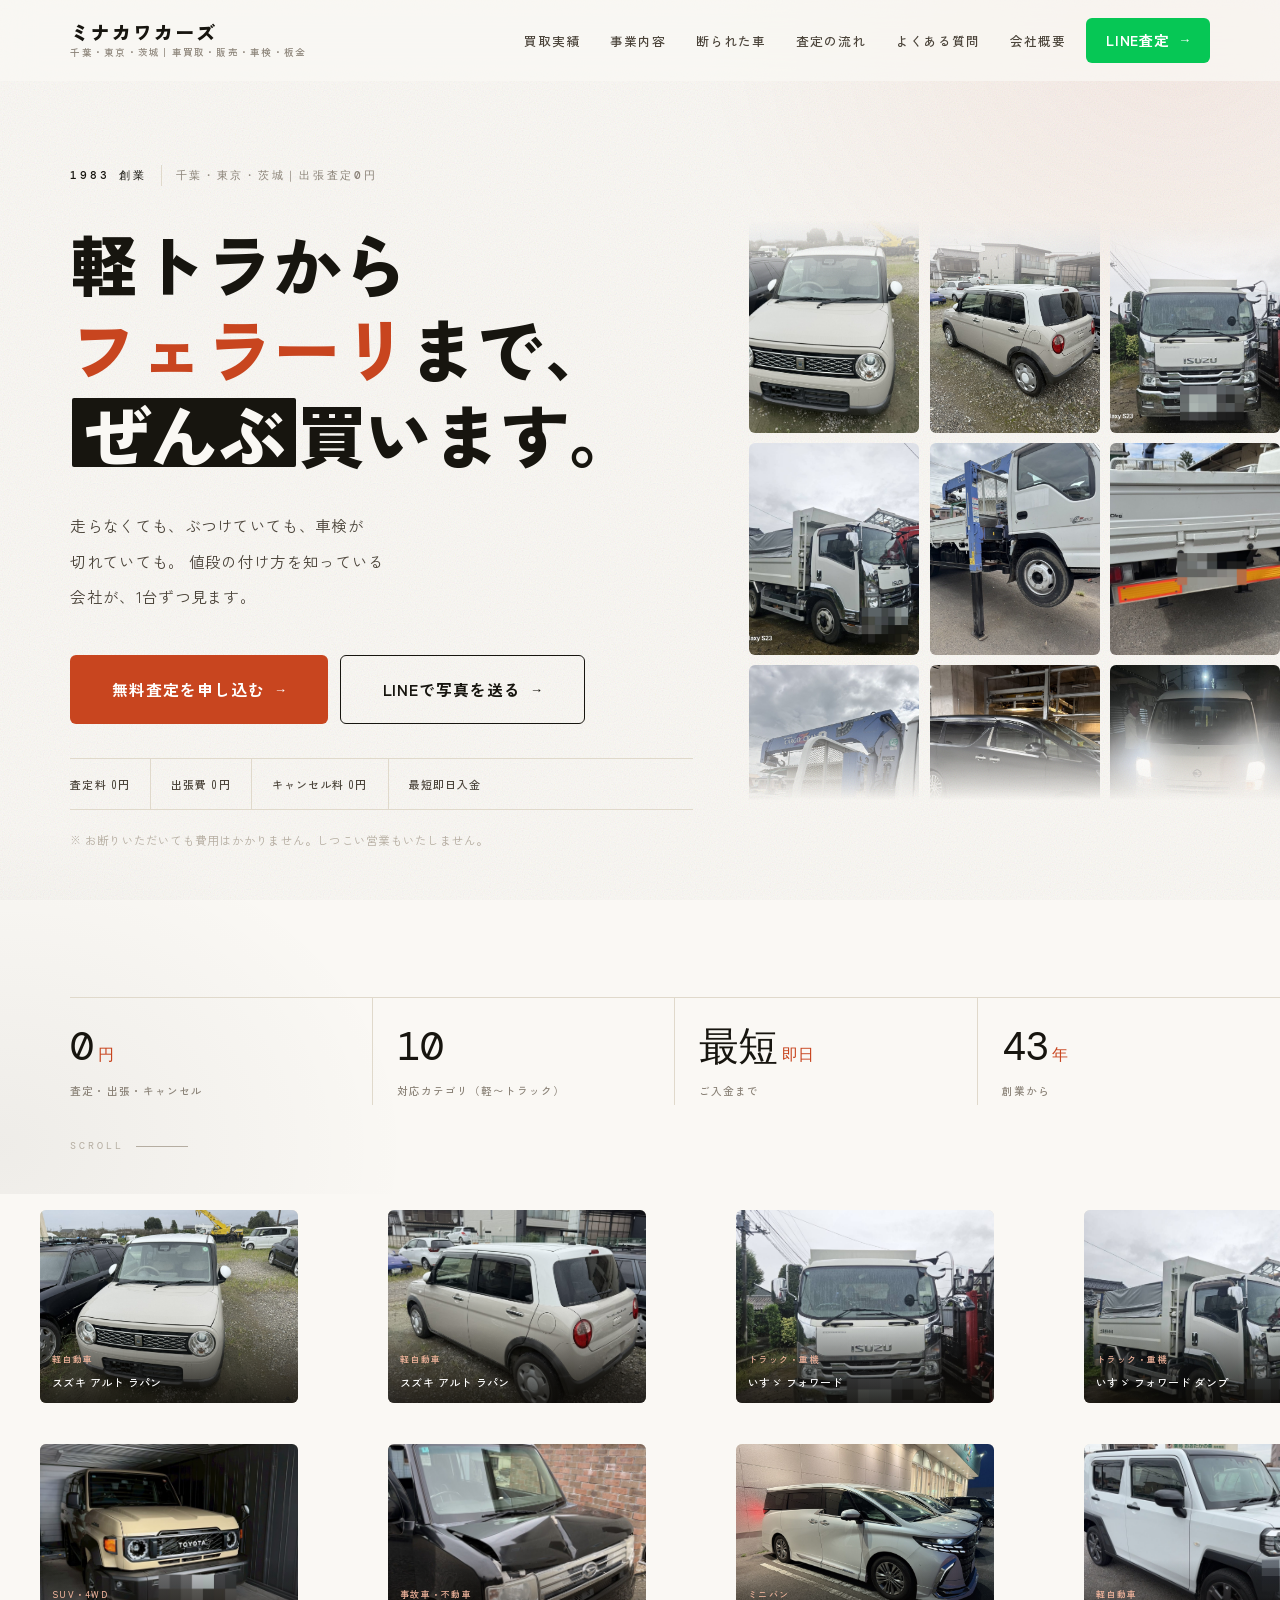
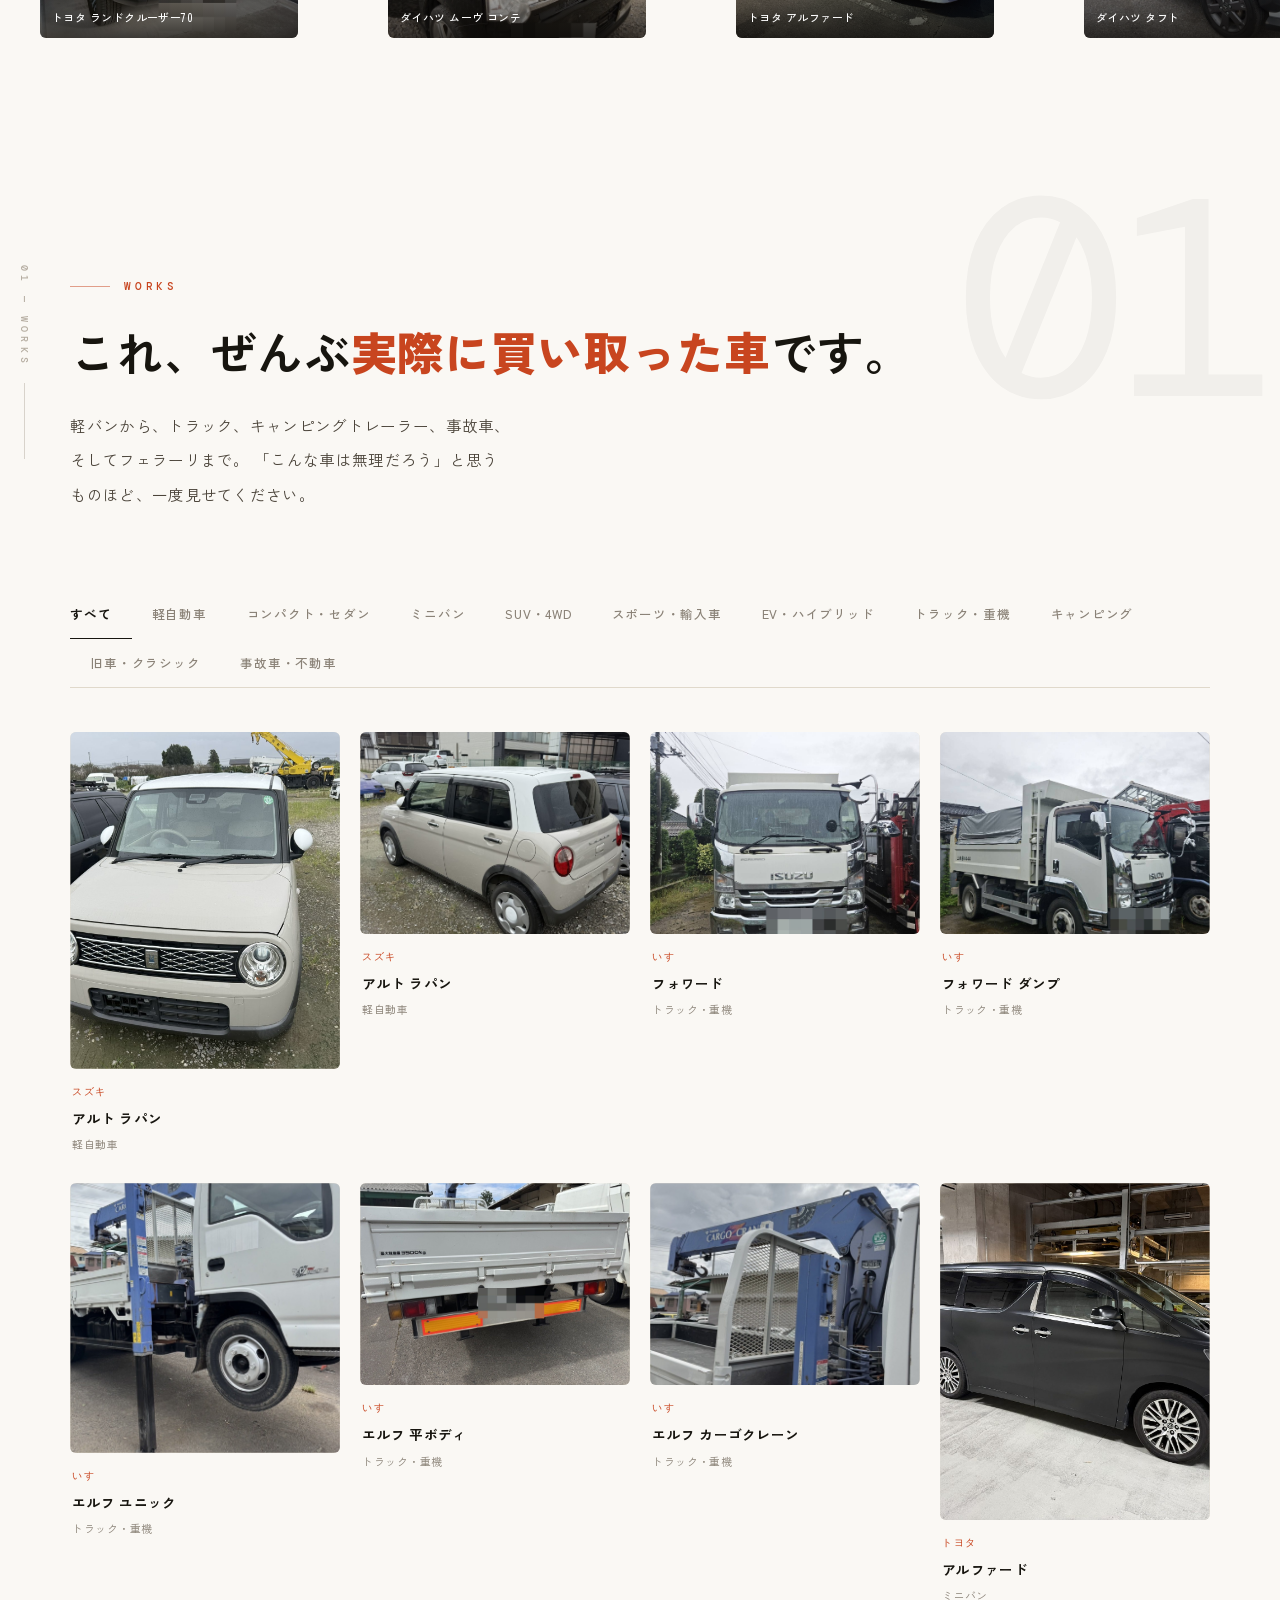
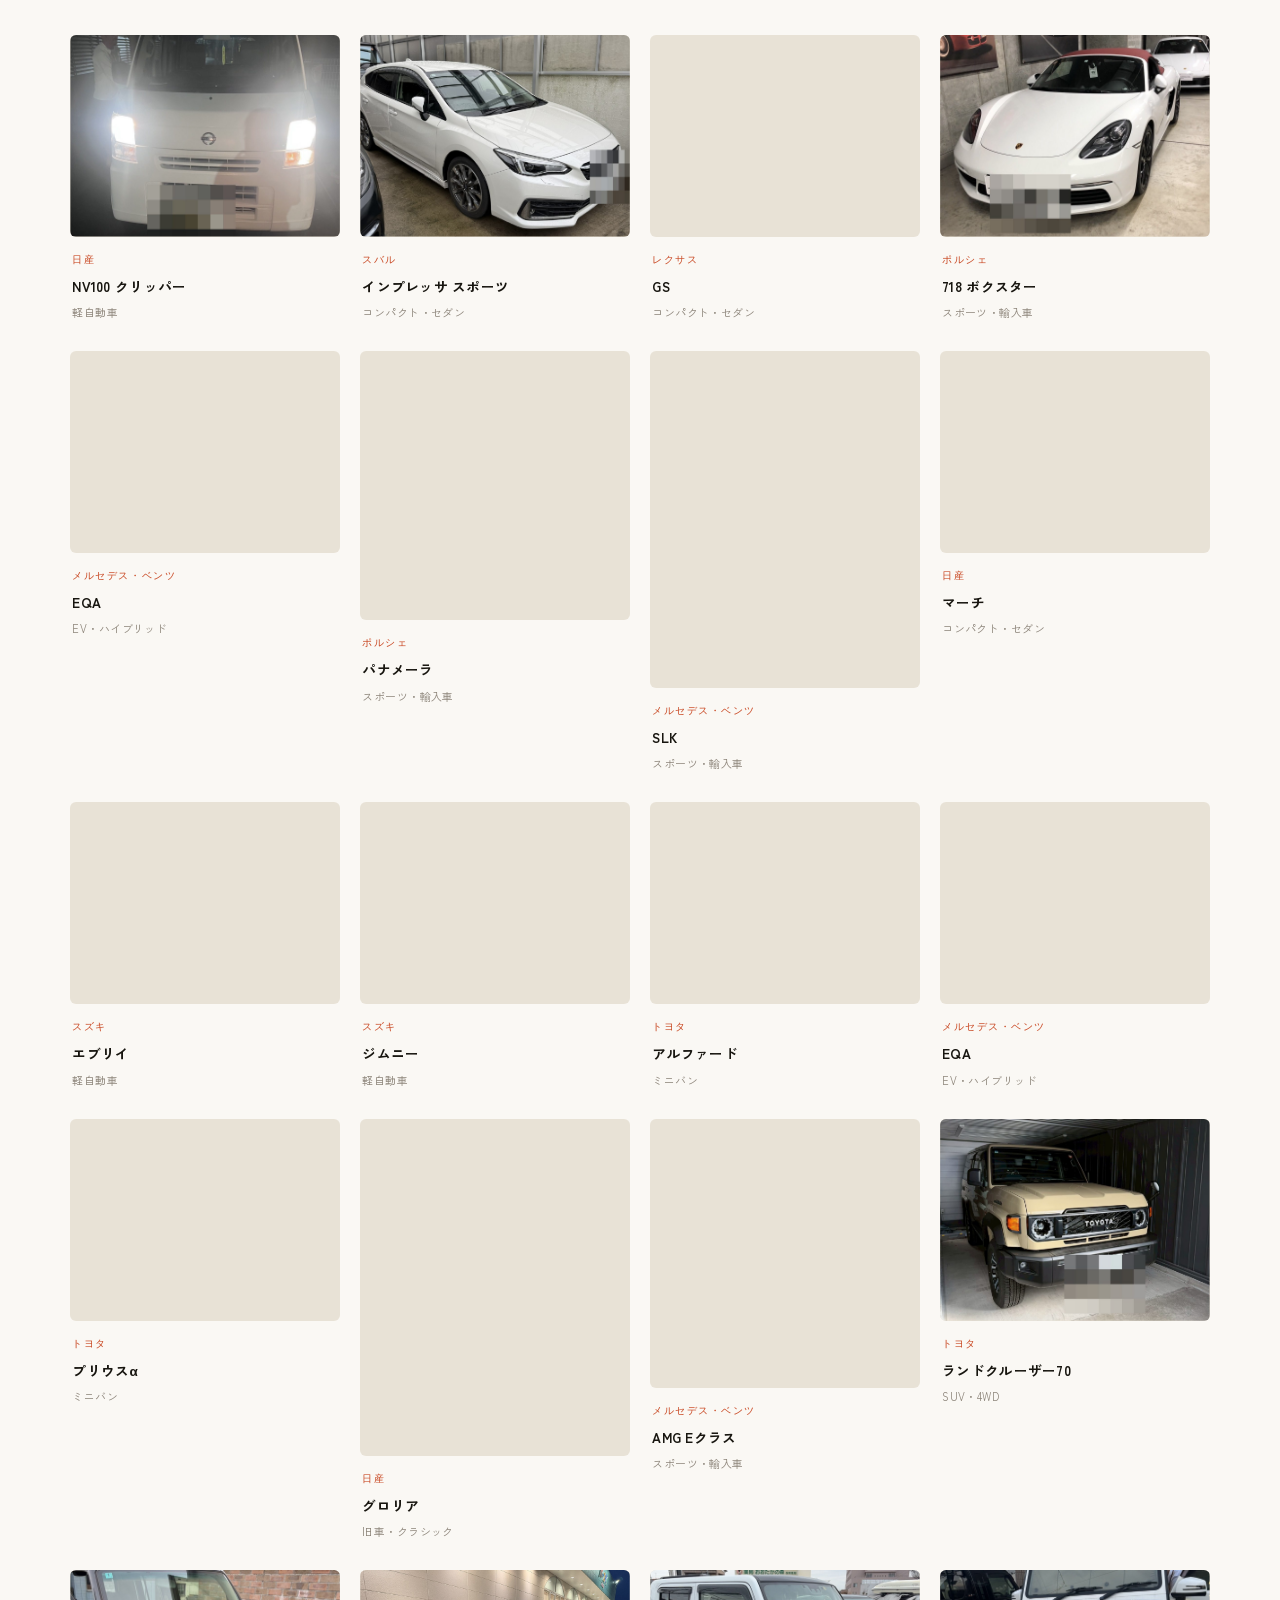
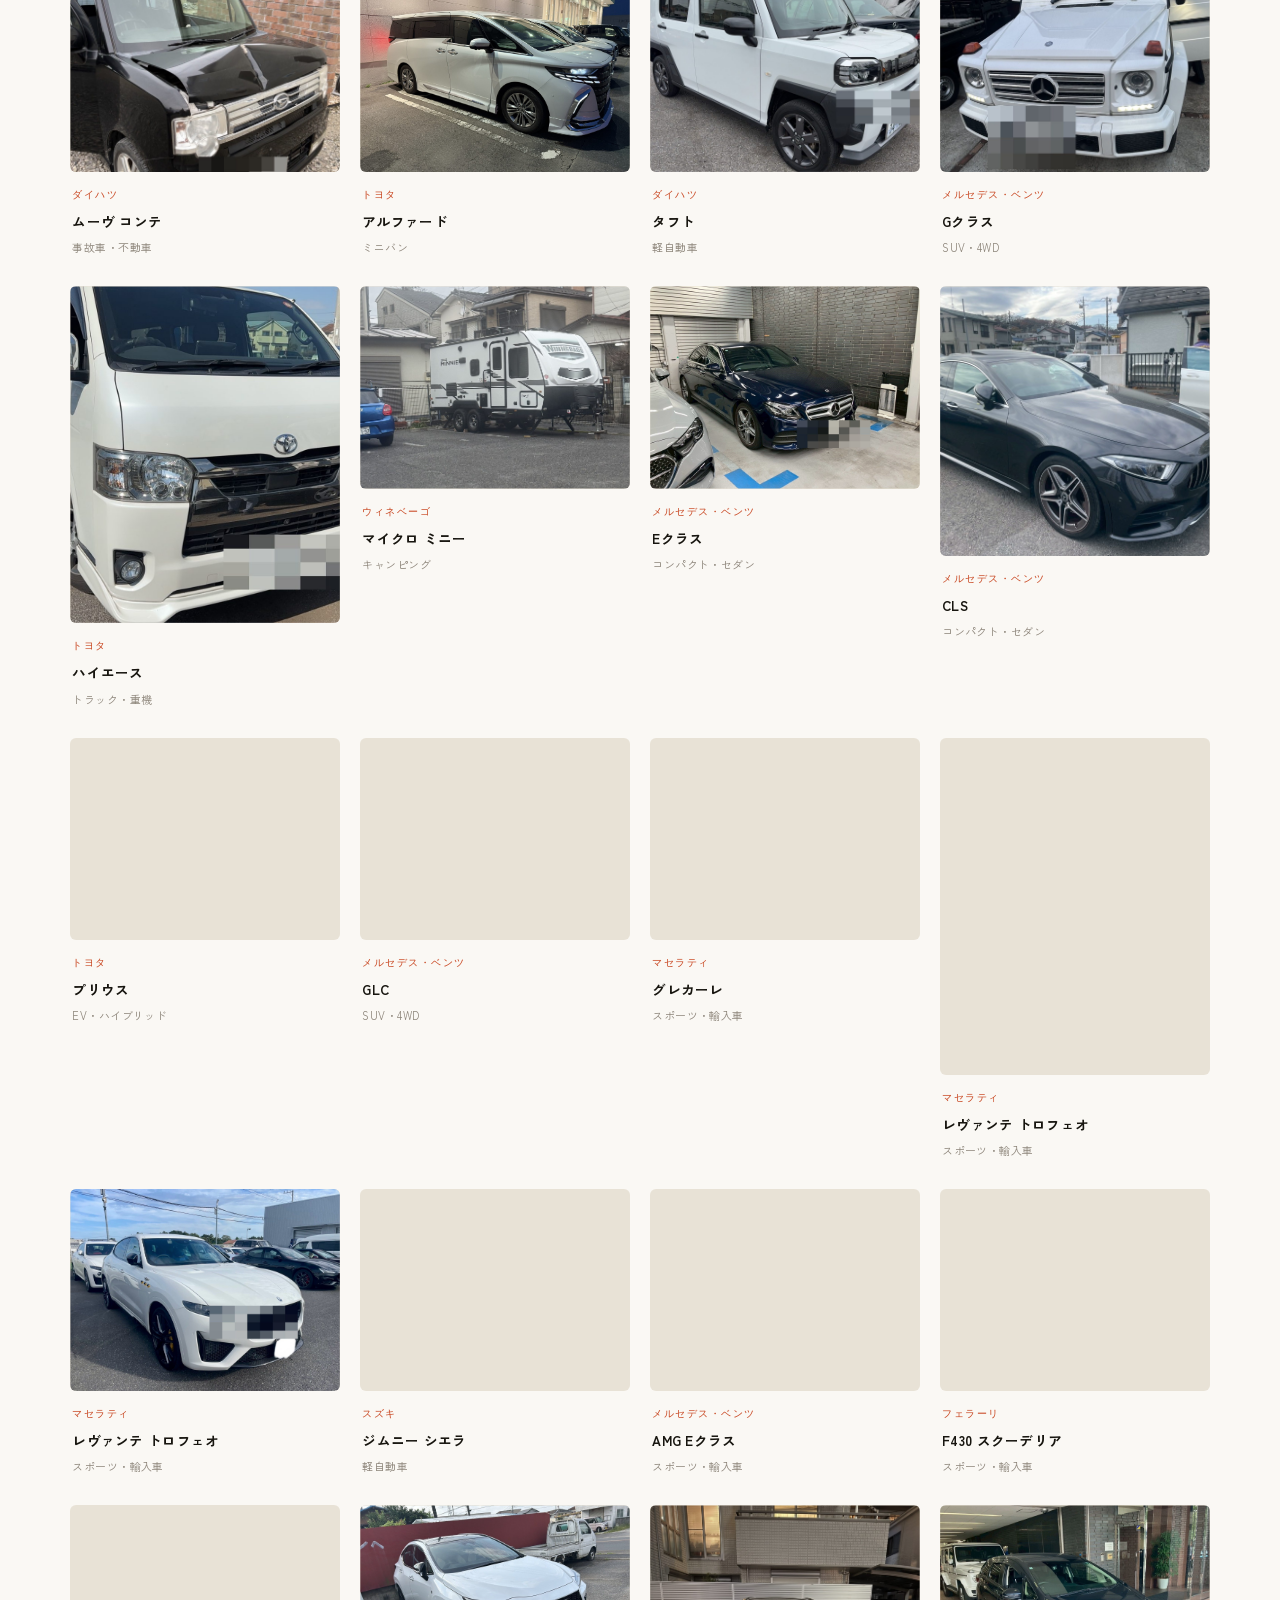
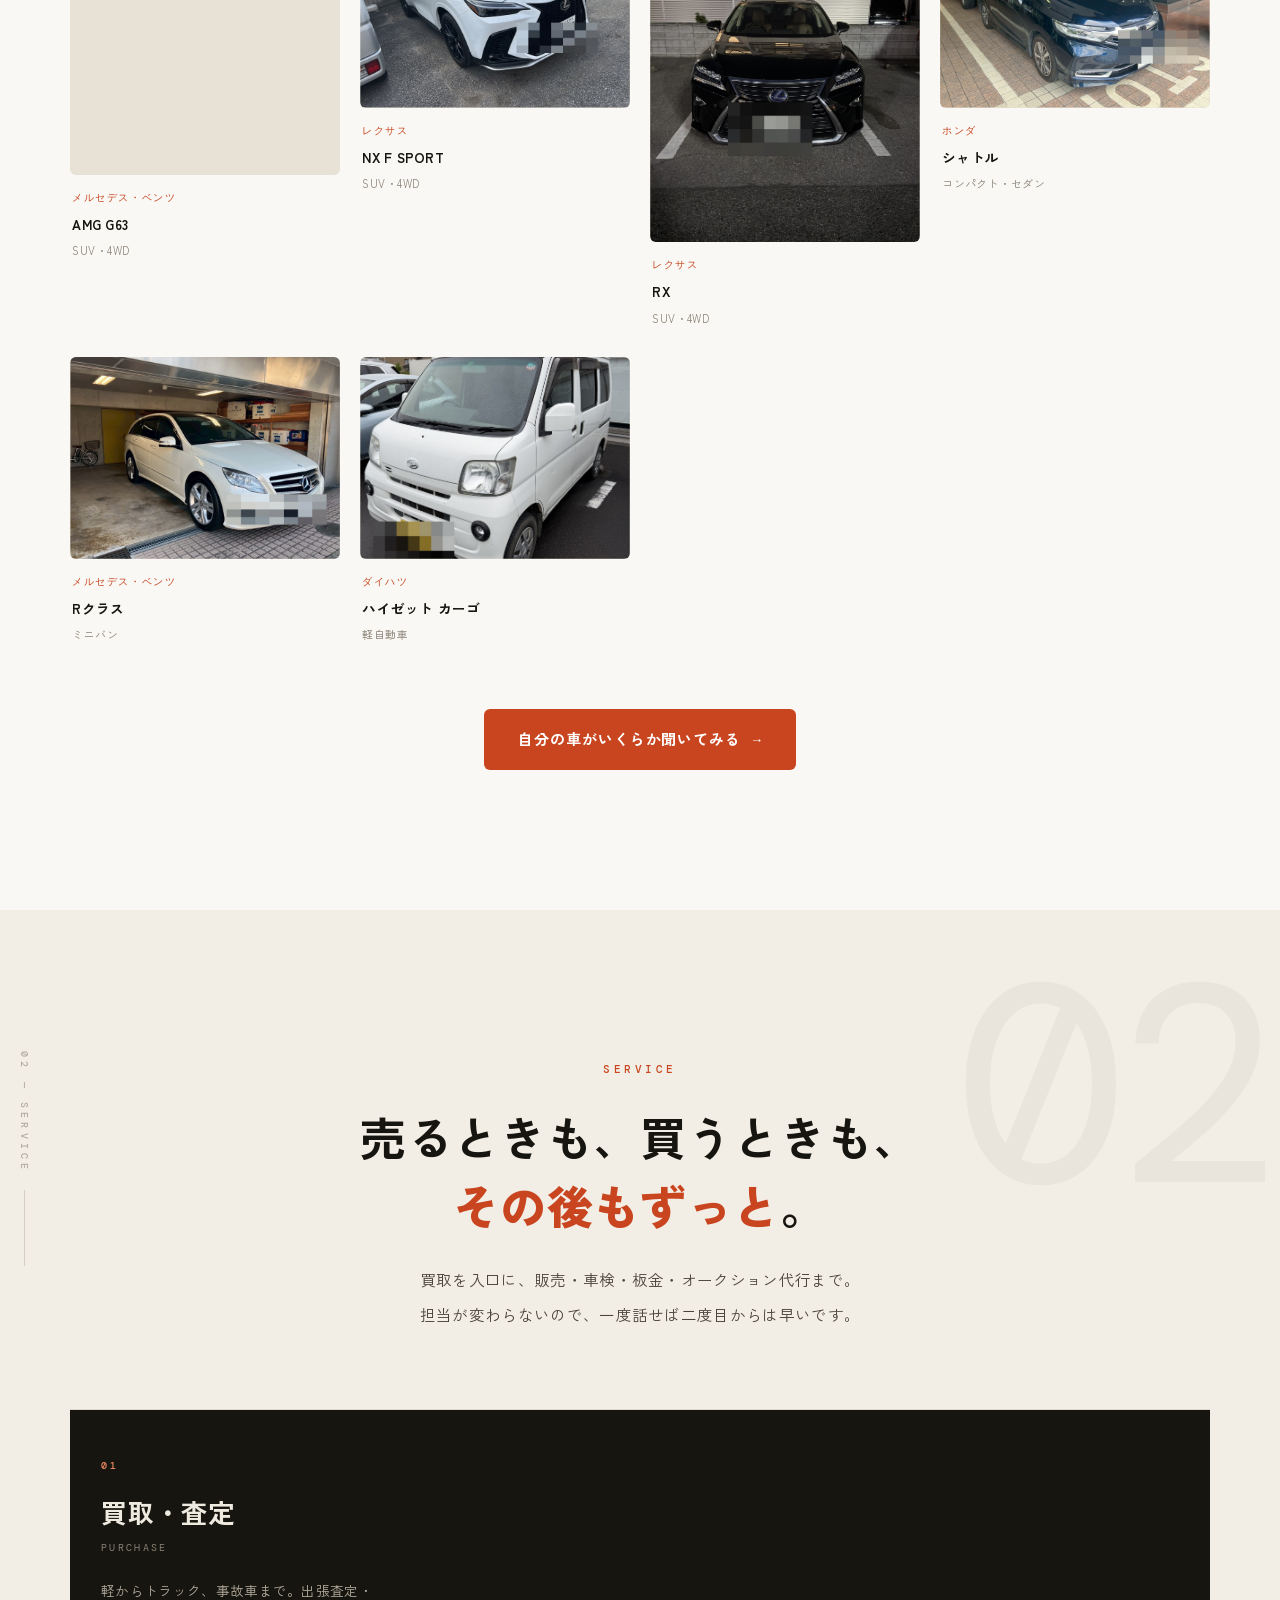
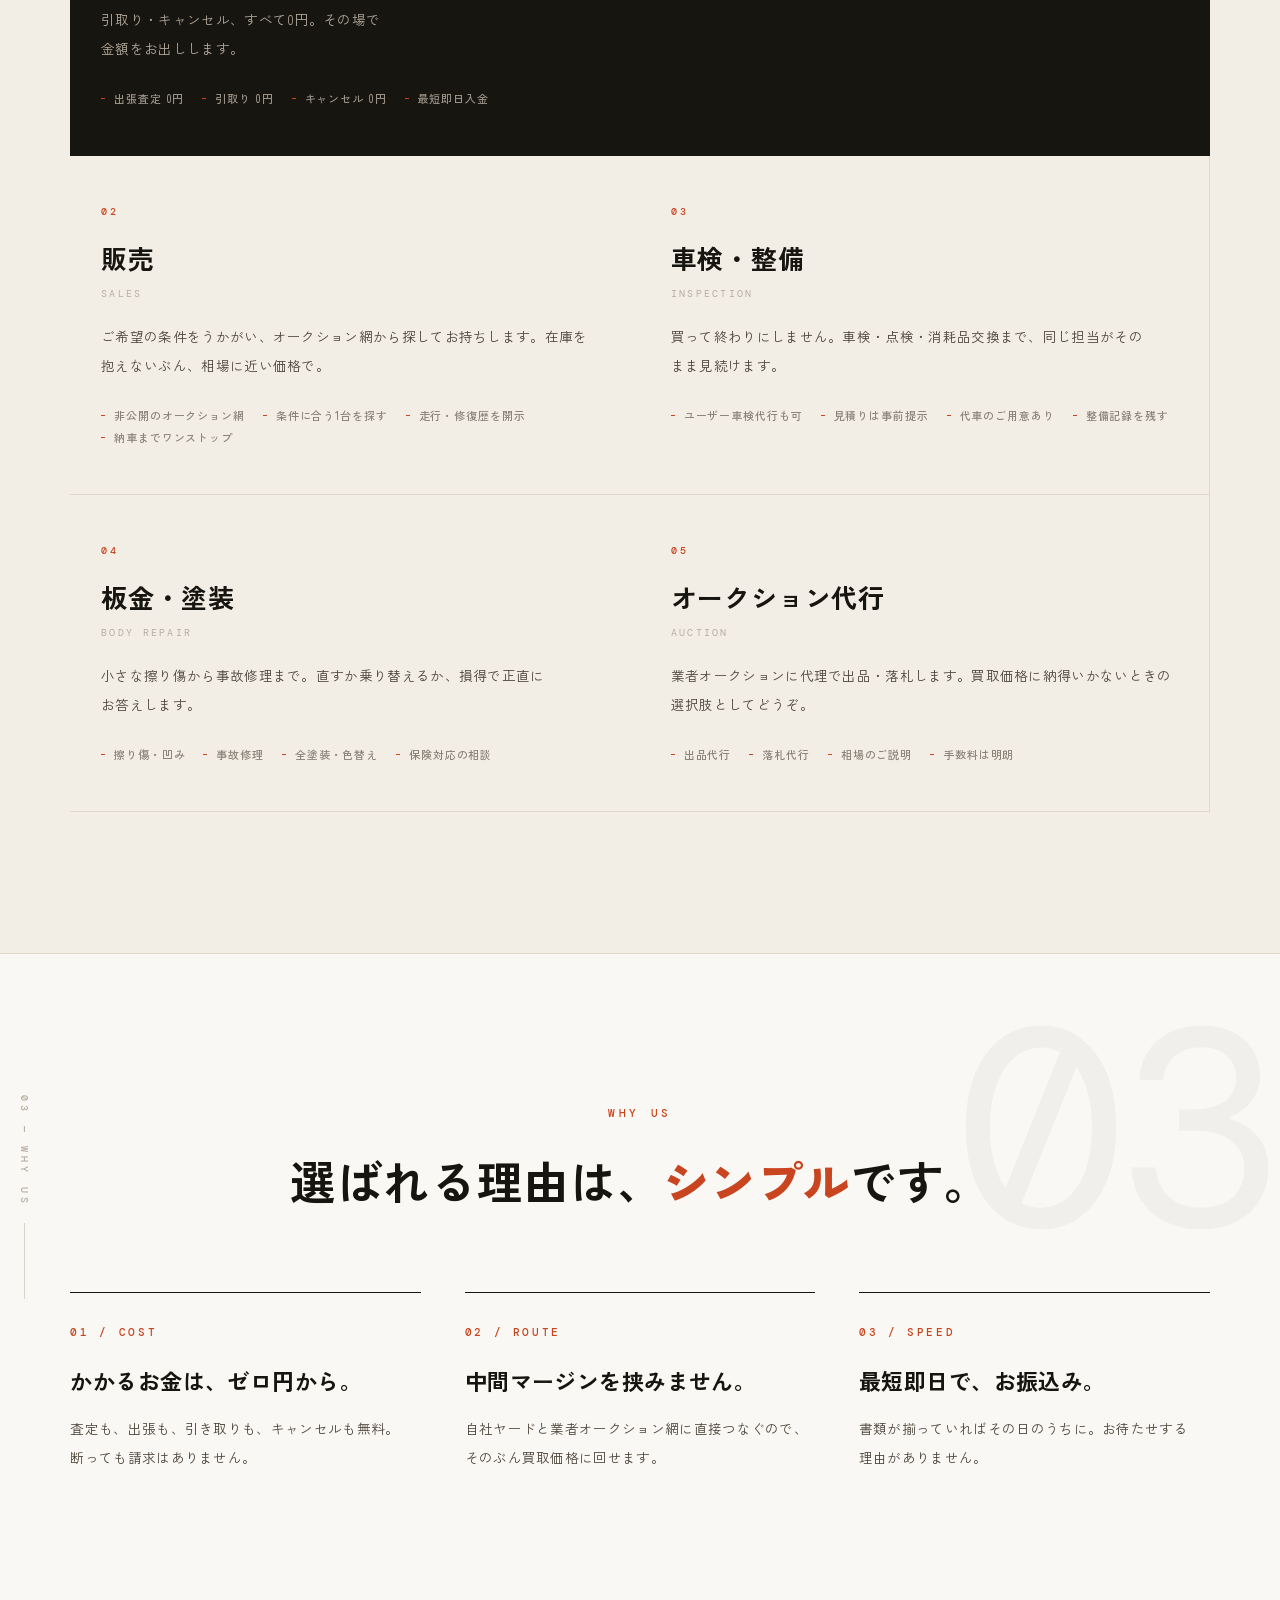
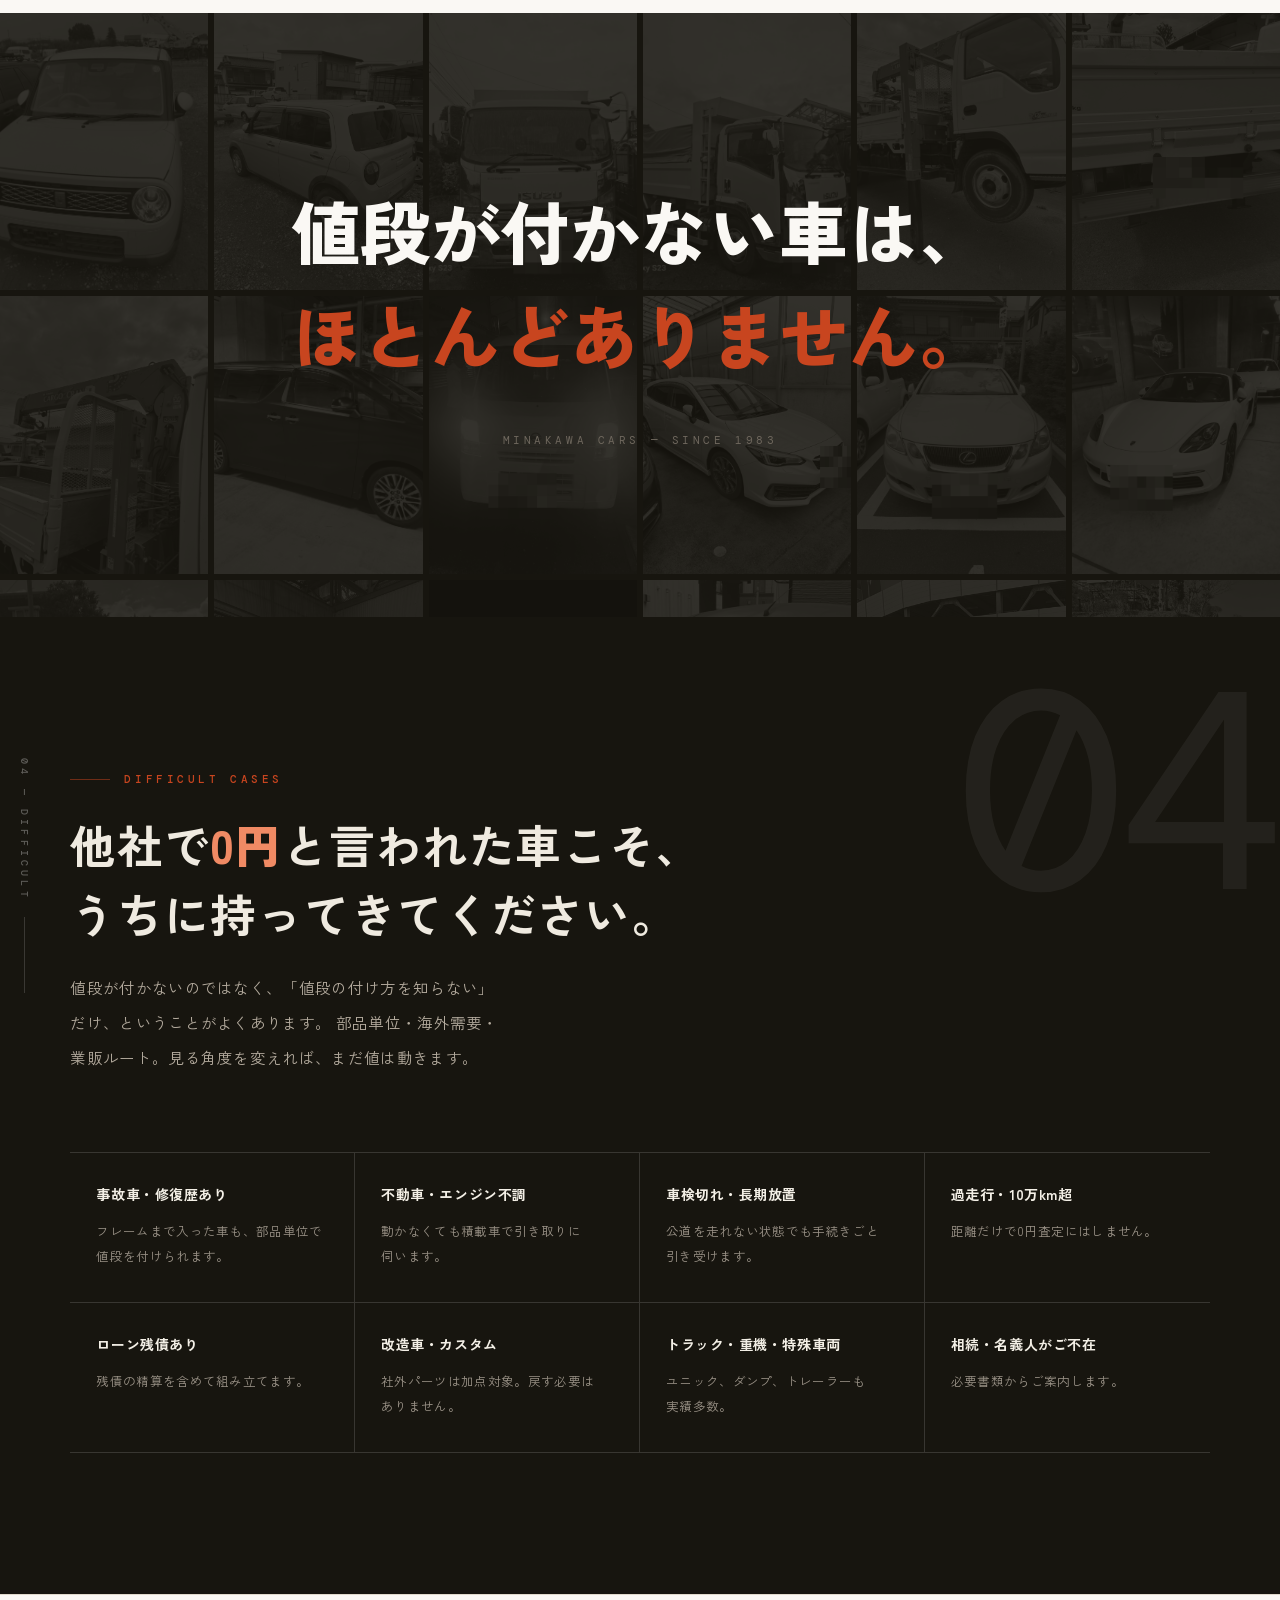
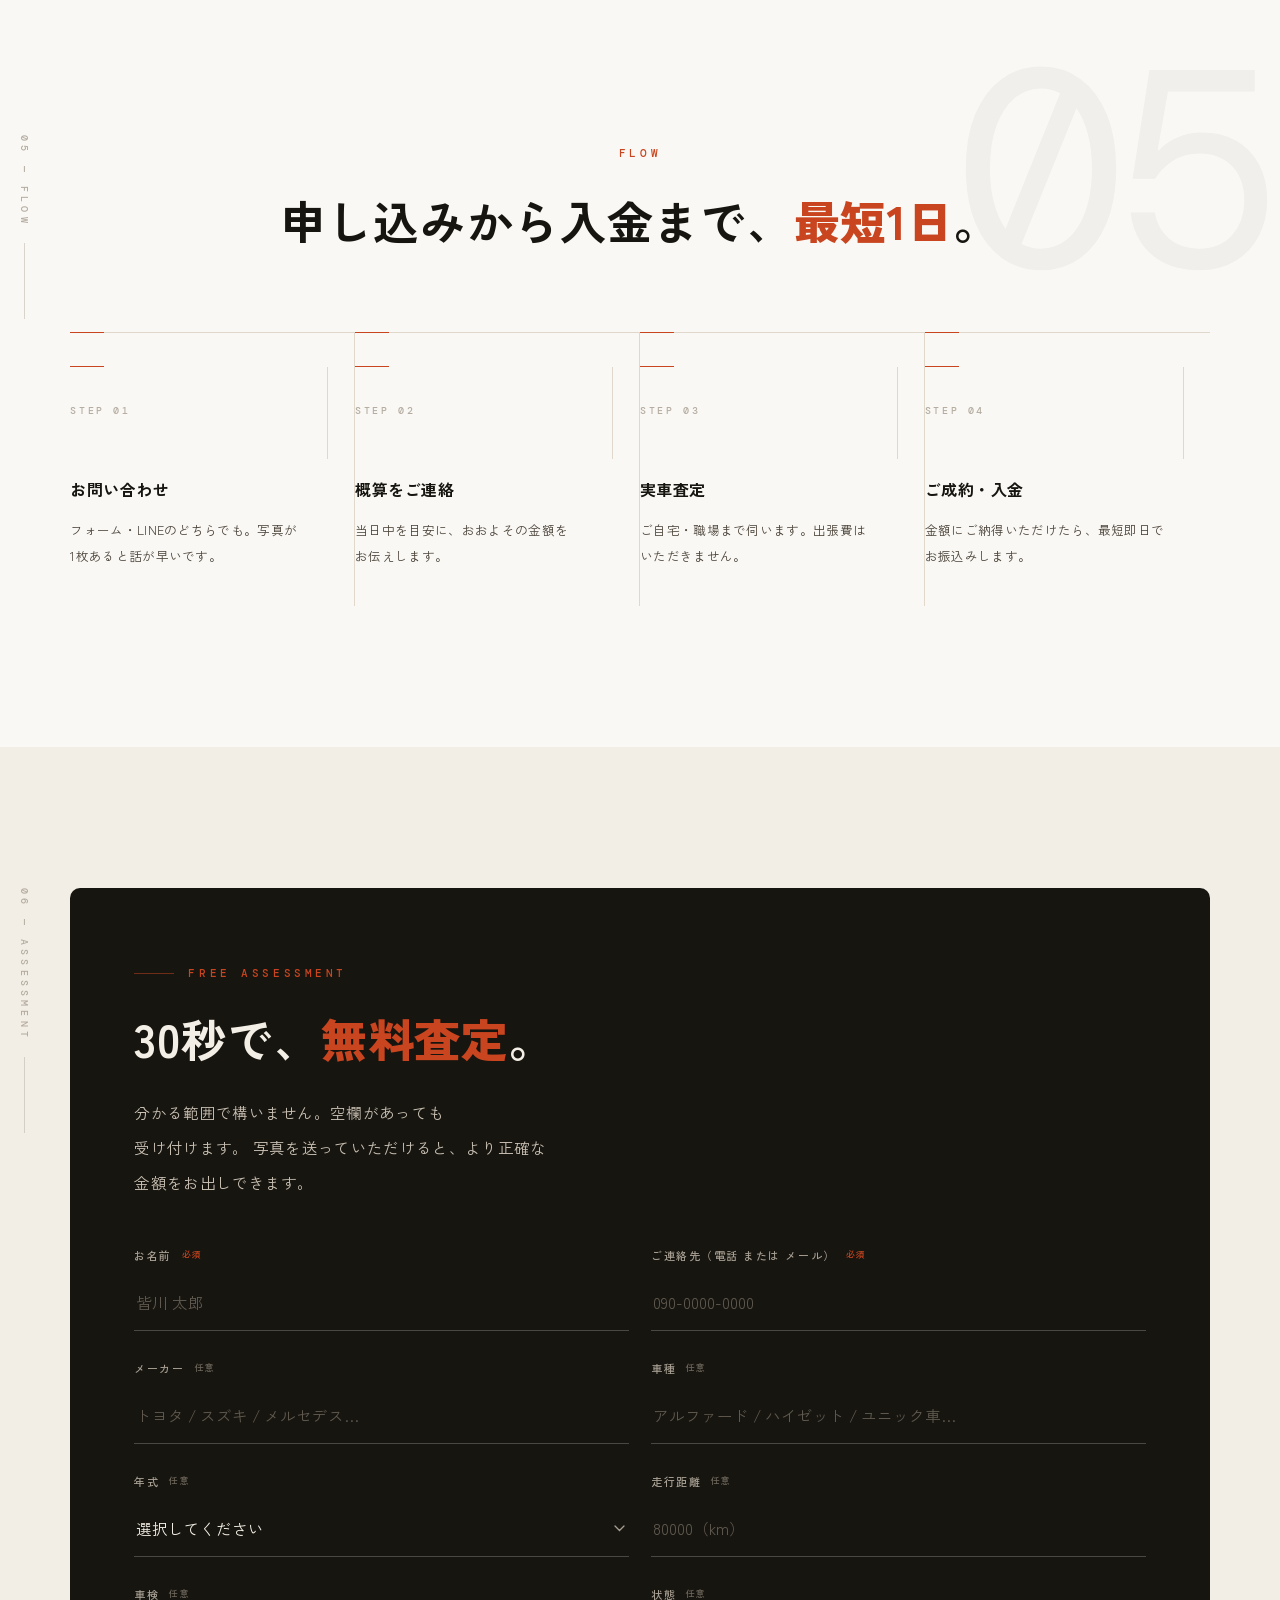
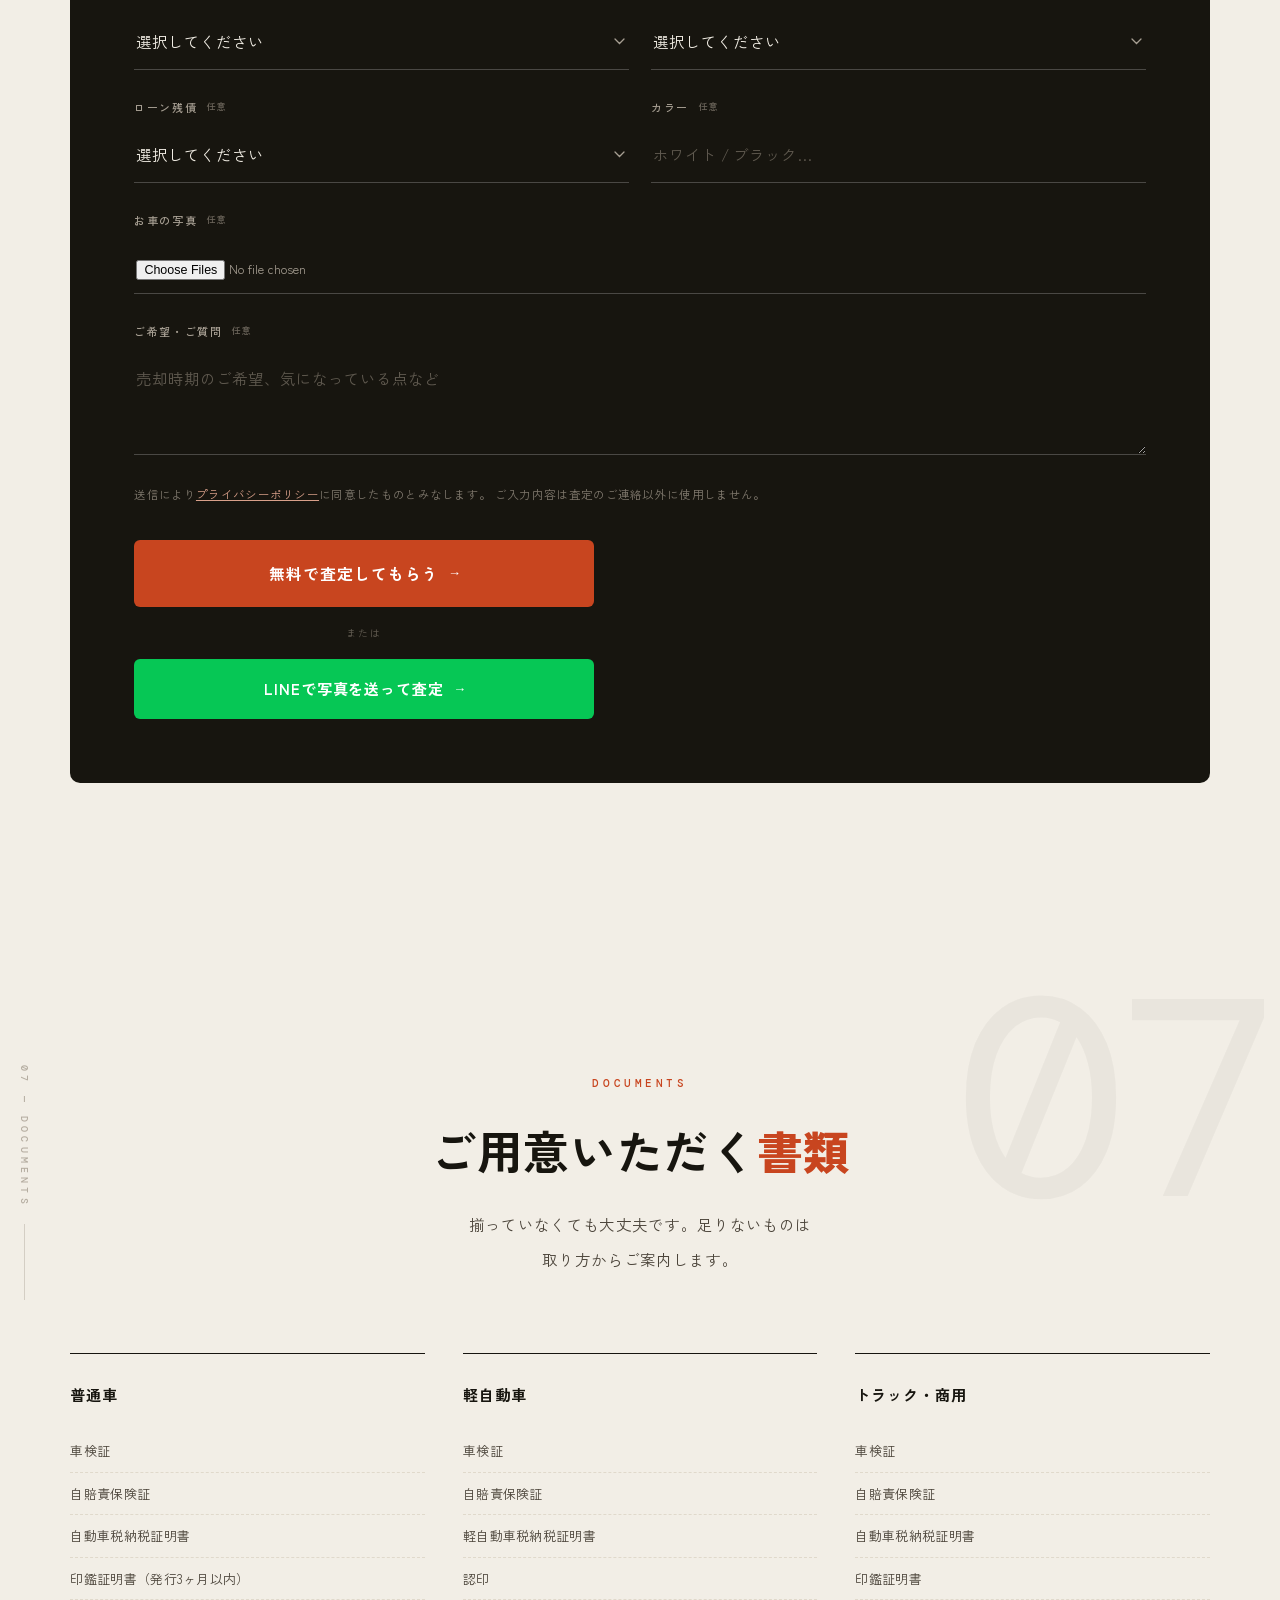
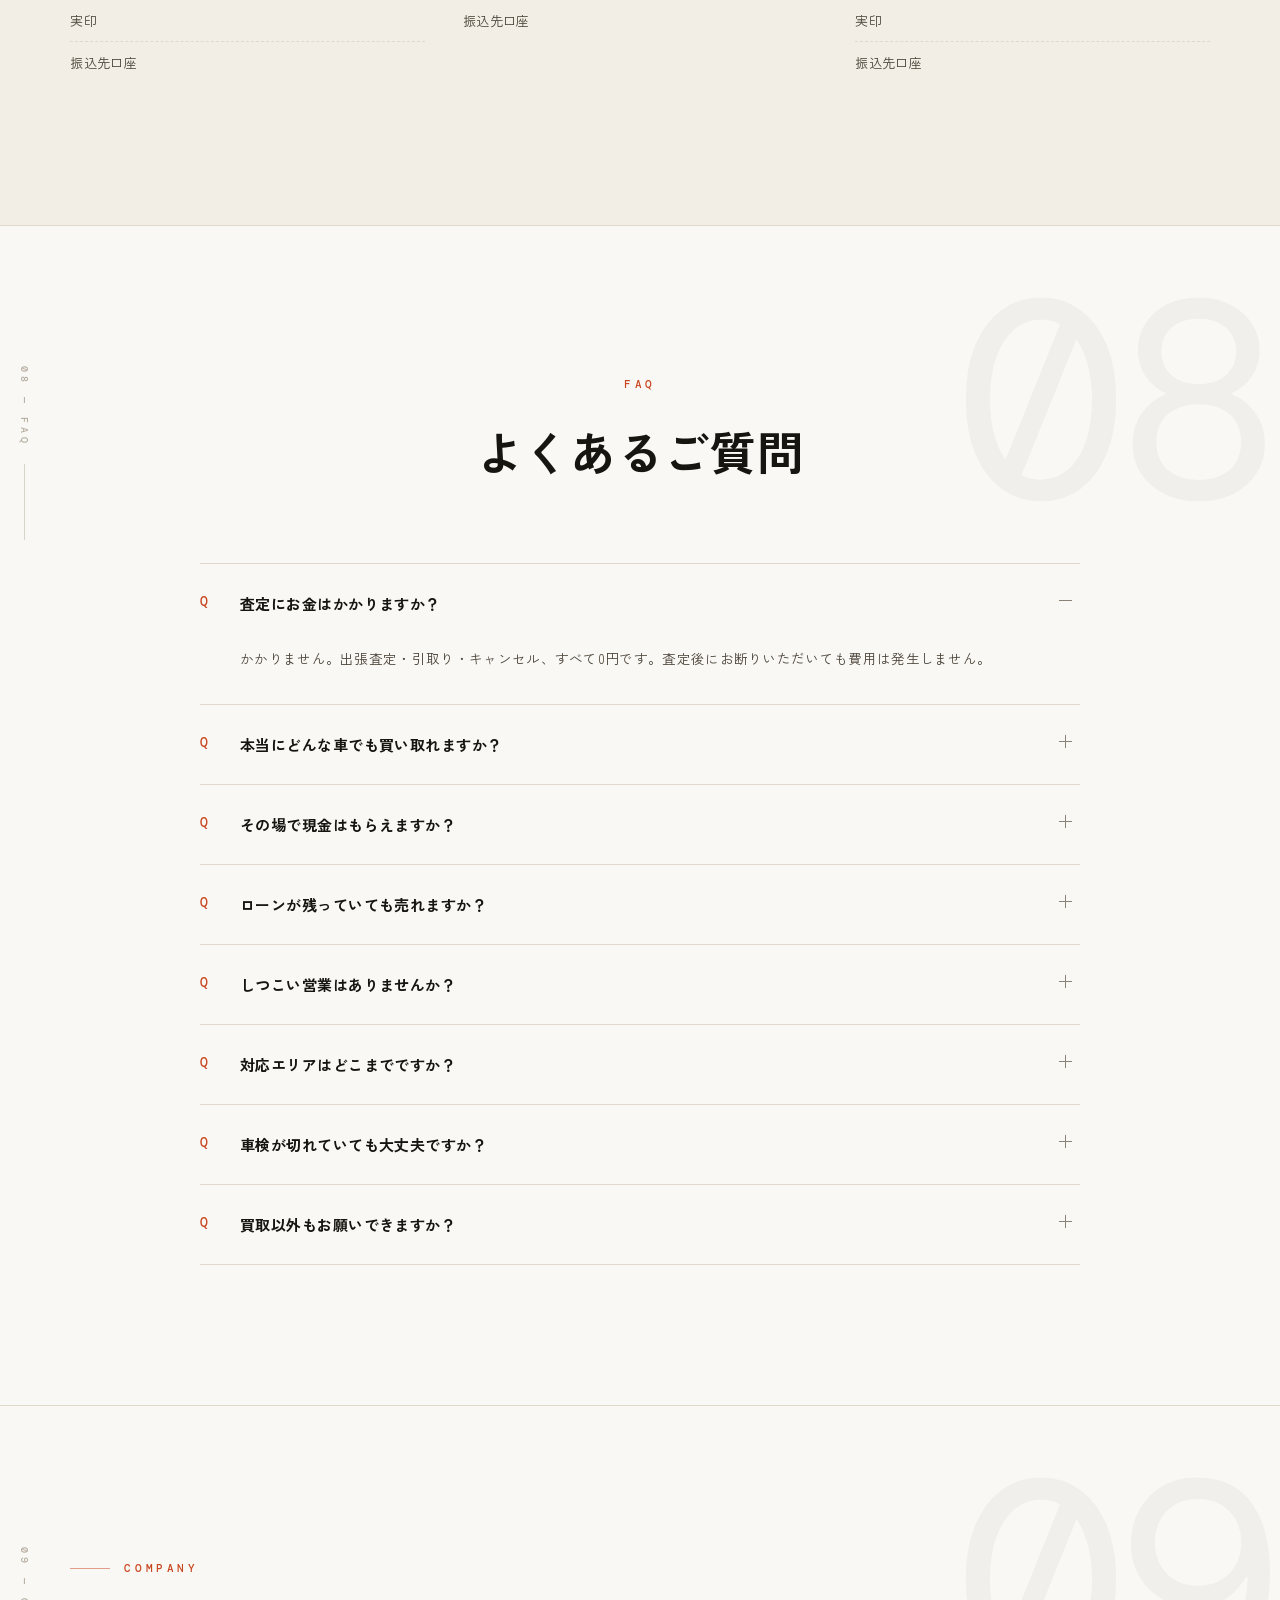
<file: index.html>
<!doctype html>
<html lang="ja">
<head>
<meta charset="utf-8">
<meta name="robots" content="noindex,nofollow">

<meta name="viewport" content="width=device-width,initial-scale=1,viewport-fit=cover">
<title>車買取・販売・車検・板金｜ミナカワカーズ（千葉・東京・茨城）</title>
<meta name="description" content="軽自動車からトラック・輸入車・事故車・不動車まで、どんな車でも無料査定。出張費・キャンセル料0円、最短即日入金。販売・車検・板金・オークション代行まで対応。1983年創業の株式会社ミナカワが運営。">
<meta property="og:type" content="website">
<meta property="og:site_name" content="ミナカワカーズ">
<meta property="og:title" content="車買取・販売・車検・板金｜ミナカワカーズ（千葉・東京・茨城）">
<meta property="og:description" content="軽自動車からトラック・輸入車・事故車・不動車まで、どんな車でも無料査定。出張費・キャンセル料0円、最短即日入金。販売・車検・板金・オークション代行まで対応。1983年創業の株式会社ミナカワが運営。">
<meta property="og:url" content="https://minakawa-inc.co.jp/car/">
<meta property="og:image" content="https://minakawa-inc.co.jp/car/ogp.jpg">
<meta name="twitter:card" content="summary_large_image">
<meta name="theme-color" content="#141210">
<link rel="icon" href="favicon.svg" type="image/svg+xml">
<link rel="apple-touch-icon" href="apple-touch-icon.png">
<link rel="preconnect" href="https://fonts.googleapis.com">
<link rel="preconnect" href="https://fonts.gstatic.com" crossorigin>
<link href="https://fonts.googleapis.com/css2?family=Zen+Kaku+Gothic+New:wght@400;700;900&family=DM+Mono:wght@400;500&display=swap" rel="stylesheet">
<link rel="stylesheet" href="mc2.css">
<script async src="https://www.googletagmanager.com/gtag/js?id=G-J0VJDE7NXK"></script>
<script>
  window.dataLayer=window.dataLayer||[];
  function gtag(){dataLayer.push(arguments);}
  gtag('js',new Date());gtag('config','G-J0VJDE7NXK');
</script>
<script type="application/ld+json">
{"@context":"https://schema.org","@graph":[
{"@type":"AutoDealer","@id":"https://minakawa-inc.co.jp/car/#org","name":"ミナカワカーズ","legalName":"株式会社ミナカワ",
 "url":"https://minakawa-inc.co.jp/car/","foundingDate":"1983",
 "address":{"@type":"PostalAddress","addressCountry":"JP","addressRegion":"千葉県","streetAddress":"白井市富塚1127-6","postalCode":"270-1425"},
 "areaServed":[{"@type":"AdministrativeArea","name":"千葉県"},{"@type":"AdministrativeArea","name":"東京都"},{"@type":"AdministrativeArea","name":"茨城県"},{"@type":"AdministrativeArea","name":"埼玉県"}],
 "makesOffer":[{"@type":"Service","name":"買取・査定","description":"軽からトラック、事故車まで。出張査定・引取り・キャンセル、すべて0円。その場で金額をお出しします。"},{"@type":"Service","name":"販売","description":"ご希望の条件をうかがい、オークション網から探してお持ちします。在庫を抱えないぶん、相場に近い価格で。"},{"@type":"Service","name":"車検・整備","description":"買って終わりにしません。車検・点検・消耗品交換まで、同じ担当がそのまま見続けます。"},{"@type":"Service","name":"板金・塗装","description":"小さな擦り傷から事故修理まで。直すか乗り替えるか、損得で正直にお答えします。"},{"@type":"Service","name":"オークション代行","description":"業者オークションに代理で出品・落札します。買取価格に納得いかないときの選択肢としてどうぞ。"}]},
{"@type":"WebSite","@id":"https://minakawa-inc.co.jp/car/#web","url":"https://minakawa-inc.co.jp/car/","name":"ミナカワカーズ","publisher":{"@id":"https://minakawa-inc.co.jp/car/#org"},"inLanguage":"ja"},
{"@type":"FAQPage","mainEntity":[{"@type":"Question","name":"査定にお金はかかりますか？","acceptedAnswer":{"@type":"Answer","text":"かかりません。出張査定・引取り・キャンセル、すべて0円です。査定後にお断りいただいても費用は発生しません。"}},{"@type":"Question","name":"本当にどんな車でも買い取れますか？","acceptedAnswer":{"@type":"Answer","text":"軽自動車からトラック、事故車、不動車、キャンピングトレーラーまで実績があります。年式や状態で門前払いはしません。"}},{"@type":"Question","name":"その場で現金はもらえますか？","acceptedAnswer":{"@type":"Answer","text":"お振込みが基本です。書類が揃っていれば最短即日でお振込みします。"}},{"@type":"Question","name":"ローンが残っていても売れますか？","acceptedAnswer":{"@type":"Answer","text":"売れます。残債を査定額で精算する形が一般的です。差額が出る場合も含めてご説明します。"}},{"@type":"Question","name":"しつこい営業はありませんか？","acceptedAnswer":{"@type":"Answer","text":"いたしません。こちらから何度も電話することはありません。"}},{"@type":"Question","name":"対応エリアはどこまでですか？","acceptedAnswer":{"@type":"Answer","text":"千葉・東京・茨城・埼玉を中心に、関東一円へ出張します。遠方もまずはご相談ください。"}},{"@type":"Question","name":"車検が切れていても大丈夫ですか？","acceptedAnswer":{"@type":"Answer","text":"問題ありません。積載車で引き取りに伺います。"}},{"@type":"Question","name":"買取以外もお願いできますか？","acceptedAnswer":{"@type":"Answer","text":"販売・車検・板金塗装・オークション代行まで対応しています。売った後も買った後も、同じ担当が見続けます。"}}]}
]}</script>
</head>
<body>
<header class="hd" id="hd">
  <div class="in">
    <a class="brand" href="./"><b>ミナカワカーズ</b><span>千葉・東京・茨城｜車買取・販売・車検・板金</span></a>
    <nav class="nav"><a href="#works">買取実績</a><a href="#service">事業内容</a><a href="#hard">断られた車</a><a href="#flow">査定の流れ</a><a href="#faq">よくある質問</a><a href="#company">会社概要</a></nav>
    <a class="btn btn--line btn--sm" href="https://lin.ee/66TMCBe" target="_blank" rel="noopener" style="padding:12px 20px;font-size:14px">LINE査定</a>
    <button class="burger" id="burger" aria-label="メニュー" aria-expanded="false"><i></i><i></i><i></i></button>
  </div>
</header>
<div class="mnav" id="mnav">
  <a href="#works" data-close>買取実績<span>WORKS</span></a><a href="#service" data-close>事業内容<span>SERVICE</span></a><a href="#hard" data-close>断られた車<span>DIFFICULT</span></a><a href="#flow" data-close>査定の流れ<span>FLOW</span></a><a href="#faq" data-close>よくある質問<span>FAQ</span></a><a href="#company" data-close>会社概要<span>COMPANY</span></a>
  <div class="mnav-cta">
    <a class="btn btn--wide" href="#assess" data-close>無料査定を申し込む</a>
    <a class="btn btn--line btn--wide" href="https://lin.ee/66TMCBe" target="_blank" rel="noopener">LINEで写真を送る</a>
  </div>
</div>
<section class="hero">
  <div class="in">
    <div class="hero-copy">
      <div class="hero-tag"><b>1983 創業</b>千葉・東京・茨城｜出張査定0円</div>
      <h1>
        <span class="rise"><span>軽トラから</span></span>
        <span class="rise"><span><span class="ferrari">フェラーリ</span>まで、</span></span>
        <span class="rise"><span><span class="all">ぜんぶ</span>買います。</span></span>
      </h1>
      <p class="sub">走らなくても、ぶつけていても、車検が切れていても。
         値段の付け方を知っている会社が、1台ずつ見ます。</p>
      <div class="hero-cta">
        <a class="btn btn--lg" href="#assess">無料査定を申し込む</a>
        <a class="btn btn--ghost btn--lg" href="https://lin.ee/66TMCBe" target="_blank" rel="noopener">LINEで写真を送る</a>
      </div>
      <div class="hero-trust">
        <span>査定料 0円</span><span>出張費 0円</span><span>キャンセル料 0円</span><span>最短即日入金</span>
      </div>
      <p class="hero-note">※ お断りいただいても費用はかかりません。しつこい営業もいたしません。</p>
    </div>
    <div class="hero-reel" aria-hidden="true"><div class="col"><div class="run"><img src="img/p01.jpg" alt="スズキ アルト ラパン の買取実績" loading="lazy" decoding="async" width="1600" height="1201"><img src="img/p04.jpg" alt="いすゞ フォワード ダンプ の買取実績" loading="lazy" decoding="async" width="1280" height="1280"><img src="img/p07.jpg" alt="いすゞ エルフ カーゴクレーン の買取実績" loading="lazy" decoding="async" width="1108" height="1477"><img src="img/p10.jpg" alt="スバル インプレッサ スポーツ の買取実績" loading="lazy" decoding="async" width="1201" height="1600"><img src="img/p13.jpg" alt="メルセデス・ベンツ EQA の買取実績" loading="lazy" decoding="async" width="1477" height="1108"><img src="img/p16.jpg" alt="日産 マーチ の買取実績" loading="lazy" decoding="async" width="1477" height="1108"><img src="img/p19.jpg" alt="トヨタ アルファード の買取実績" loading="lazy" decoding="async" width="1108" height="1477"><img src="img/p22.jpg" alt="日産 グロリア の買取実績" loading="lazy" decoding="async" width="736" height="1600"><img src="img/p25.jpg" alt="ダイハツ ムーヴ コンテ の買取実績" loading="lazy" decoding="async" width="1108" height="1477"><img src="img/p28.jpg" alt="メルセデス・ベンツ Gクラス の買取実績" loading="lazy" decoding="async" width="1108" height="1477"><img src="img/p31.jpg" alt="メルセデス・ベンツ Eクラス の買取実績" loading="lazy" decoding="async" width="1477" height="1108"><img src="img/p34.jpg" alt="メルセデス・ベンツ GLC の買取実績" loading="lazy" decoding="async" width="1477" height="1108"><img src="img/p37.jpg" alt="マセラティ レヴァンテ トロフェオ の買取実績" loading="lazy" decoding="async" width="1477" height="1108"><img src="img/p40.jpg" alt="フェラーリ F430 スクーデリア の買取実績" loading="lazy" decoding="async" width="1201" height="1600"><img src="img/p43.jpg" alt="レクサス RX の買取実績" loading="lazy" decoding="async" width="1201" height="1600"><img src="img/p46.jpg" alt="ダイハツ ハイゼット カーゴ の買取実績" loading="lazy" decoding="async" width="1201" height="1600"><img src="img/p01.jpg" alt="スズキ アルト ラパン の買取実績" loading="lazy" decoding="async" width="1600" height="1201"><img src="img/p04.jpg" alt="いすゞ フォワード ダンプ の買取実績" loading="lazy" decoding="async" width="1280" height="1280"><img src="img/p07.jpg" alt="いすゞ エルフ カーゴクレーン の買取実績" loading="lazy" decoding="async" width="1108" height="1477"><img src="img/p10.jpg" alt="スバル インプレッサ スポーツ の買取実績" loading="lazy" decoding="async" width="1201" height="1600"><img src="img/p13.jpg" alt="メルセデス・ベンツ EQA の買取実績" loading="lazy" decoding="async" width="1477" height="1108"><img src="img/p16.jpg" alt="日産 マーチ の買取実績" loading="lazy" decoding="async" width="1477" height="1108"><img src="img/p19.jpg" alt="トヨタ アルファード の買取実績" loading="lazy" decoding="async" width="1108" height="1477"><img src="img/p22.jpg" alt="日産 グロリア の買取実績" loading="lazy" decoding="async" width="736" height="1600"><img src="img/p25.jpg" alt="ダイハツ ムーヴ コンテ の買取実績" loading="lazy" decoding="async" width="1108" height="1477"><img src="img/p28.jpg" alt="メルセデス・ベンツ Gクラス の買取実績" loading="lazy" decoding="async" width="1108" height="1477"><img src="img/p31.jpg" alt="メルセデス・ベンツ Eクラス の買取実績" loading="lazy" decoding="async" width="1477" height="1108"><img src="img/p34.jpg" alt="メルセデス・ベンツ GLC の買取実績" loading="lazy" decoding="async" width="1477" height="1108"><img src="img/p37.jpg" alt="マセラティ レヴァンテ トロフェオ の買取実績" loading="lazy" decoding="async" width="1477" height="1108"><img src="img/p40.jpg" alt="フェラーリ F430 スクーデリア の買取実績" loading="lazy" decoding="async" width="1201" height="1600"><img src="img/p43.jpg" alt="レクサス RX の買取実績" loading="lazy" decoding="async" width="1201" height="1600"><img src="img/p46.jpg" alt="ダイハツ ハイゼット カーゴ の買取実績" loading="lazy" decoding="async" width="1201" height="1600"></div></div><div class="col"><div class="run"><img src="img/p02.jpg" alt="スズキ アルト ラパン の買取実績" loading="lazy" decoding="async" width="1201" height="1600"><img src="img/p05.jpg" alt="いすゞ エルフ ユニック の買取実績" loading="lazy" decoding="async" width="1108" height="1477"><img src="img/p08.jpg" alt="トヨタ アルファード の買取実績" loading="lazy" decoding="async" width="1600" height="1201"><img src="img/p11.jpg" alt="レクサス GS の買取実績" loading="lazy" decoding="async" width="1108" height="1477"><img src="img/p14.jpg" alt="ポルシェ パナメーラ の買取実績" loading="lazy" decoding="async" width="1201" height="1600"><img src="img/p17.jpg" alt="スズキ エブリイ の買取実績" loading="lazy" decoding="async" width="900" height="1600"><img src="img/p20.jpg" alt="メルセデス・ベンツ EQA の買取実績" loading="lazy" decoding="async" width="1477" height="1108"><img src="img/p23.jpg" alt="メルセデス・ベンツ AMG Eクラス の買取実績" loading="lazy" decoding="async" width="1477" height="1108"><img src="img/p26.jpg" alt="トヨタ アルファード の買取実績" loading="lazy" decoding="async" width="1600" height="1201"><img src="img/p29.jpg" alt="トヨタ ハイエース の買取実績" loading="lazy" decoding="async" width="1600" height="900"><img src="img/p32.jpg" alt="メルセデス・ベンツ CLS の買取実績" loading="lazy" decoding="async" width="1477" height="1108"><img src="img/p35.jpg" alt="マセラティ グレカーレ の買取実績" loading="lazy" decoding="async" width="1600" height="1200"><img src="img/p38.jpg" alt="スズキ ジムニー シエラ の買取実績" loading="lazy" decoding="async" width="1108" height="1477"><img src="img/p41.jpg" alt="メルセデス・ベンツ AMG G63 の買取実績" loading="lazy" decoding="async" width="1477" height="1108"><img src="img/p44.jpg" alt="ホンダ シャトル の買取実績" loading="lazy" decoding="async" width="1477" height="1108"><img src="img/p02.jpg" alt="スズキ アルト ラパン の買取実績" loading="lazy" decoding="async" width="1201" height="1600"><img src="img/p05.jpg" alt="いすゞ エルフ ユニック の買取実績" loading="lazy" decoding="async" width="1108" height="1477"><img src="img/p08.jpg" alt="トヨタ アルファード の買取実績" loading="lazy" decoding="async" width="1600" height="1201"><img src="img/p11.jpg" alt="レクサス GS の買取実績" loading="lazy" decoding="async" width="1108" height="1477"><img src="img/p14.jpg" alt="ポルシェ パナメーラ の買取実績" loading="lazy" decoding="async" width="1201" height="1600"><img src="img/p17.jpg" alt="スズキ エブリイ の買取実績" loading="lazy" decoding="async" width="900" height="1600"><img src="img/p20.jpg" alt="メルセデス・ベンツ EQA の買取実績" loading="lazy" decoding="async" width="1477" height="1108"><img src="img/p23.jpg" alt="メルセデス・ベンツ AMG Eクラス の買取実績" loading="lazy" decoding="async" width="1477" height="1108"><img src="img/p26.jpg" alt="トヨタ アルファード の買取実績" loading="lazy" decoding="async" width="1600" height="1201"><img src="img/p29.jpg" alt="トヨタ ハイエース の買取実績" loading="lazy" decoding="async" width="1600" height="900"><img src="img/p32.jpg" alt="メルセデス・ベンツ CLS の買取実績" loading="lazy" decoding="async" width="1477" height="1108"><img src="img/p35.jpg" alt="マセラティ グレカーレ の買取実績" loading="lazy" decoding="async" width="1600" height="1200"><img src="img/p38.jpg" alt="スズキ ジムニー シエラ の買取実績" loading="lazy" decoding="async" width="1108" height="1477"><img src="img/p41.jpg" alt="メルセデス・ベンツ AMG G63 の買取実績" loading="lazy" decoding="async" width="1477" height="1108"><img src="img/p44.jpg" alt="ホンダ シャトル の買取実績" loading="lazy" decoding="async" width="1477" height="1108"></div></div><div class="col"><div class="run"><img src="img/p03.jpg" alt="いすゞ フォワード の買取実績" loading="lazy" decoding="async" width="1280" height="1280"><img src="img/p06.jpg" alt="いすゞ エルフ 平ボディ の買取実績" loading="lazy" decoding="async" width="1477" height="1108"><img src="img/p09.jpg" alt="日産 NV100 クリッパー の買取実績" loading="lazy" decoding="async" width="1108" height="1477"><img src="img/p12.jpg" alt="ポルシェ 718 ボクスター の買取実績" loading="lazy" decoding="async" width="1108" height="1477"><img src="img/p15.jpg" alt="メルセデス・ベンツ SLK の買取実績" loading="lazy" decoding="async" width="736" height="1600"><img src="img/p18.jpg" alt="スズキ ジムニー の買取実績" loading="lazy" decoding="async" width="1108" height="1477"><img src="img/p21.jpg" alt="トヨタ プリウスα の買取実績" loading="lazy" decoding="async" width="1477" height="1108"><img src="img/p24.jpg" alt="トヨタ ランドクルーザー70 の買取実績" loading="lazy" decoding="async" width="1201" height="1600"><img src="img/p27.jpg" alt="ダイハツ タフト の買取実績" loading="lazy" decoding="async" width="1600" height="900"><img src="img/p30.jpg" alt="ウィネベーゴ マイクロ ミニー の買取実績" loading="lazy" decoding="async" width="1201" height="1600"><img src="img/p33.jpg" alt="トヨタ プリウス の買取実績" loading="lazy" decoding="async" width="1201" height="1600"><img src="img/p36.jpg" alt="マセラティ レヴァンテ トロフェオ の買取実績" loading="lazy" decoding="async" width="1477" height="1108"><img src="img/p39.jpg" alt="メルセデス・ベンツ AMG Eクラス の買取実績" loading="lazy" decoding="async" width="1201" height="1600"><img src="img/p42.jpg" alt="レクサス NX F SPORT の買取実績" loading="lazy" decoding="async" width="1477" height="1108"><img src="img/p45.jpg" alt="メルセデス・ベンツ Rクラス の買取実績" loading="lazy" decoding="async" width="1477" height="1108"><img src="img/p03.jpg" alt="いすゞ フォワード の買取実績" loading="lazy" decoding="async" width="1280" height="1280"><img src="img/p06.jpg" alt="いすゞ エルフ 平ボディ の買取実績" loading="lazy" decoding="async" width="1477" height="1108"><img src="img/p09.jpg" alt="日産 NV100 クリッパー の買取実績" loading="lazy" decoding="async" width="1108" height="1477"><img src="img/p12.jpg" alt="ポルシェ 718 ボクスター の買取実績" loading="lazy" decoding="async" width="1108" height="1477"><img src="img/p15.jpg" alt="メルセデス・ベンツ SLK の買取実績" loading="lazy" decoding="async" width="736" height="1600"><img src="img/p18.jpg" alt="スズキ ジムニー の買取実績" loading="lazy" decoding="async" width="1108" height="1477"><img src="img/p21.jpg" alt="トヨタ プリウスα の買取実績" loading="lazy" decoding="async" width="1477" height="1108"><img src="img/p24.jpg" alt="トヨタ ランドクルーザー70 の買取実績" loading="lazy" decoding="async" width="1201" height="1600"><img src="img/p27.jpg" alt="ダイハツ タフト の買取実績" loading="lazy" decoding="async" width="1600" height="900"><img src="img/p30.jpg" alt="ウィネベーゴ マイクロ ミニー の買取実績" loading="lazy" decoding="async" width="1201" height="1600"><img src="img/p33.jpg" alt="トヨタ プリウス の買取実績" loading="lazy" decoding="async" width="1201" height="1600"><img src="img/p36.jpg" alt="マセラティ レヴァンテ トロフェオ の買取実績" loading="lazy" decoding="async" width="1477" height="1108"><img src="img/p39.jpg" alt="メルセデス・ベンツ AMG Eクラス の買取実績" loading="lazy" decoding="async" width="1201" height="1600"><img src="img/p42.jpg" alt="レクサス NX F SPORT の買取実績" loading="lazy" decoding="async" width="1477" height="1108"><img src="img/p45.jpg" alt="メルセデス・ベンツ Rクラス の買取実績" loading="lazy" decoding="async" width="1477" height="1108"></div></div></div>
    <div class="hero-stats">
      <div><b data-cnt="0">0<i>円</i></b><span>査定・出張・キャンセル</span></div>
      <div><b data-cnt="10">0</b><span>対応カテゴリ（軽〜トラック）</span></div>
      <div><b>最短<i>即日</i></b><span>ご入金まで</span></div>
      <div><b data-cnt="43">0<i>年</i></b><span>創業から</span></div>
    </div>
  </div>
  <span class="scroll-cue">Scroll</span>
</section>
<section class="marquee" aria-label="買取実績の写真">
  <div class="mq-row"><figure class="mq-card"><img src="img/p01.jpg" alt="スズキ アルト ラパン の買取実績" loading="lazy" decoding="async" width="1600" height="1201"><figcaption><i>軽自動車</i>スズキ アルト ラパン</figcaption></figure><figure class="mq-card"><img src="img/p02.jpg" alt="スズキ アルト ラパン の買取実績" loading="lazy" decoding="async" width="1201" height="1600"><figcaption><i>軽自動車</i>スズキ アルト ラパン</figcaption></figure><figure class="mq-card"><img src="img/p03.jpg" alt="いすゞ フォワード の買取実績" loading="lazy" decoding="async" width="1280" height="1280"><figcaption><i>トラック・重機</i>いすゞ フォワード</figcaption></figure><figure class="mq-card"><img src="img/p04.jpg" alt="いすゞ フォワード ダンプ の買取実績" loading="lazy" decoding="async" width="1280" height="1280"><figcaption><i>トラック・重機</i>いすゞ フォワード ダンプ</figcaption></figure><figure class="mq-card"><img src="img/p05.jpg" alt="いすゞ エルフ ユニック の買取実績" loading="lazy" decoding="async" width="1108" height="1477"><figcaption><i>トラック・重機</i>いすゞ エルフ ユニック</figcaption></figure><figure class="mq-card"><img src="img/p06.jpg" alt="いすゞ エルフ 平ボディ の買取実績" loading="lazy" decoding="async" width="1477" height="1108"><figcaption><i>トラック・重機</i>いすゞ エルフ 平ボディ</figcaption></figure><figure class="mq-card"><img src="img/p07.jpg" alt="いすゞ エルフ カーゴクレーン の買取実績" loading="lazy" decoding="async" width="1108" height="1477"><figcaption><i>トラック・重機</i>いすゞ エルフ カーゴクレーン</figcaption></figure><figure class="mq-card"><img src="img/p08.jpg" alt="トヨタ アルファード の買取実績" loading="lazy" decoding="async" width="1600" height="1201"><figcaption><i>ミニバン</i>トヨタ アルファード</figcaption></figure><figure class="mq-card"><img src="img/p09.jpg" alt="日産 NV100 クリッパー の買取実績" loading="lazy" decoding="async" width="1108" height="1477"><figcaption><i>軽自動車</i>日産 NV100 クリッパー</figcaption></figure><figure class="mq-card"><img src="img/p10.jpg" alt="スバル インプレッサ スポーツ の買取実績" loading="lazy" decoding="async" width="1201" height="1600"><figcaption><i>コンパクト・セダン</i>スバル インプレッサ スポーツ</figcaption></figure><figure class="mq-card"><img src="img/p11.jpg" alt="レクサス GS の買取実績" loading="lazy" decoding="async" width="1108" height="1477"><figcaption><i>コンパクト・セダン</i>レクサス GS</figcaption></figure><figure class="mq-card"><img src="img/p12.jpg" alt="ポルシェ 718 ボクスター の買取実績" loading="lazy" decoding="async" width="1108" height="1477"><figcaption><i>スポーツ・輸入車</i>ポルシェ 718 ボクスター</figcaption></figure><figure class="mq-card"><img src="img/p13.jpg" alt="メルセデス・ベンツ EQA の買取実績" loading="lazy" decoding="async" width="1477" height="1108"><figcaption><i>EV・ハイブリッド</i>メルセデス・ベンツ EQA</figcaption></figure><figure class="mq-card"><img src="img/p14.jpg" alt="ポルシェ パナメーラ の買取実績" loading="lazy" decoding="async" width="1201" height="1600"><figcaption><i>スポーツ・輸入車</i>ポルシェ パナメーラ</figcaption></figure><figure class="mq-card"><img src="img/p15.jpg" alt="メルセデス・ベンツ SLK の買取実績" loading="lazy" decoding="async" width="736" height="1600"><figcaption><i>スポーツ・輸入車</i>メルセデス・ベンツ SLK</figcaption></figure><figure class="mq-card"><img src="img/p16.jpg" alt="日産 マーチ の買取実績" loading="lazy" decoding="async" width="1477" height="1108"><figcaption><i>コンパクト・セダン</i>日産 マーチ</figcaption></figure><figure class="mq-card"><img src="img/p17.jpg" alt="スズキ エブリイ の買取実績" loading="lazy" decoding="async" width="900" height="1600"><figcaption><i>軽自動車</i>スズキ エブリイ</figcaption></figure><figure class="mq-card"><img src="img/p18.jpg" alt="スズキ ジムニー の買取実績" loading="lazy" decoding="async" width="1108" height="1477"><figcaption><i>軽自動車</i>スズキ ジムニー</figcaption></figure><figure class="mq-card"><img src="img/p19.jpg" alt="トヨタ アルファード の買取実績" loading="lazy" decoding="async" width="1108" height="1477"><figcaption><i>ミニバン</i>トヨタ アルファード</figcaption></figure><figure class="mq-card"><img src="img/p20.jpg" alt="メルセデス・ベンツ EQA の買取実績" loading="lazy" decoding="async" width="1477" height="1108"><figcaption><i>EV・ハイブリッド</i>メルセデス・ベンツ EQA</figcaption></figure><figure class="mq-card"><img src="img/p21.jpg" alt="トヨタ プリウスα の買取実績" loading="lazy" decoding="async" width="1477" height="1108"><figcaption><i>ミニバン</i>トヨタ プリウスα</figcaption></figure><figure class="mq-card"><img src="img/p22.jpg" alt="日産 グロリア の買取実績" loading="lazy" decoding="async" width="736" height="1600"><figcaption><i>旧車・クラシック</i>日産 グロリア</figcaption></figure><figure class="mq-card"><img src="img/p23.jpg" alt="メルセデス・ベンツ AMG Eクラス の買取実績" loading="lazy" decoding="async" width="1477" height="1108"><figcaption><i>スポーツ・輸入車</i>メルセデス・ベンツ AMG Eクラス</figcaption></figure><figure class="mq-card"><img src="img/p01.jpg" alt="スズキ アルト ラパン の買取実績" loading="lazy" decoding="async" width="1600" height="1201"><figcaption><i>軽自動車</i>スズキ アルト ラパン</figcaption></figure><figure class="mq-card"><img src="img/p02.jpg" alt="スズキ アルト ラパン の買取実績" loading="lazy" decoding="async" width="1201" height="1600"><figcaption><i>軽自動車</i>スズキ アルト ラパン</figcaption></figure><figure class="mq-card"><img src="img/p03.jpg" alt="いすゞ フォワード の買取実績" loading="lazy" decoding="async" width="1280" height="1280"><figcaption><i>トラック・重機</i>いすゞ フォワード</figcaption></figure><figure class="mq-card"><img src="img/p04.jpg" alt="いすゞ フォワード ダンプ の買取実績" loading="lazy" decoding="async" width="1280" height="1280"><figcaption><i>トラック・重機</i>いすゞ フォワード ダンプ</figcaption></figure><figure class="mq-card"><img src="img/p05.jpg" alt="いすゞ エルフ ユニック の買取実績" loading="lazy" decoding="async" width="1108" height="1477"><figcaption><i>トラック・重機</i>いすゞ エルフ ユニック</figcaption></figure><figure class="mq-card"><img src="img/p06.jpg" alt="いすゞ エルフ 平ボディ の買取実績" loading="lazy" decoding="async" width="1477" height="1108"><figcaption><i>トラック・重機</i>いすゞ エルフ 平ボディ</figcaption></figure><figure class="mq-card"><img src="img/p07.jpg" alt="いすゞ エルフ カーゴクレーン の買取実績" loading="lazy" decoding="async" width="1108" height="1477"><figcaption><i>トラック・重機</i>いすゞ エルフ カーゴクレーン</figcaption></figure><figure class="mq-card"><img src="img/p08.jpg" alt="トヨタ アルファード の買取実績" loading="lazy" decoding="async" width="1600" height="1201"><figcaption><i>ミニバン</i>トヨタ アルファード</figcaption></figure><figure class="mq-card"><img src="img/p09.jpg" alt="日産 NV100 クリッパー の買取実績" loading="lazy" decoding="async" width="1108" height="1477"><figcaption><i>軽自動車</i>日産 NV100 クリッパー</figcaption></figure><figure class="mq-card"><img src="img/p10.jpg" alt="スバル インプレッサ スポーツ の買取実績" loading="lazy" decoding="async" width="1201" height="1600"><figcaption><i>コンパクト・セダン</i>スバル インプレッサ スポーツ</figcaption></figure><figure class="mq-card"><img src="img/p11.jpg" alt="レクサス GS の買取実績" loading="lazy" decoding="async" width="1108" height="1477"><figcaption><i>コンパクト・セダン</i>レクサス GS</figcaption></figure><figure class="mq-card"><img src="img/p12.jpg" alt="ポルシェ 718 ボクスター の買取実績" loading="lazy" decoding="async" width="1108" height="1477"><figcaption><i>スポーツ・輸入車</i>ポルシェ 718 ボクスター</figcaption></figure><figure class="mq-card"><img src="img/p13.jpg" alt="メルセデス・ベンツ EQA の買取実績" loading="lazy" decoding="async" width="1477" height="1108"><figcaption><i>EV・ハイブリッド</i>メルセデス・ベンツ EQA</figcaption></figure><figure class="mq-card"><img src="img/p14.jpg" alt="ポルシェ パナメーラ の買取実績" loading="lazy" decoding="async" width="1201" height="1600"><figcaption><i>スポーツ・輸入車</i>ポルシェ パナメーラ</figcaption></figure><figure class="mq-card"><img src="img/p15.jpg" alt="メルセデス・ベンツ SLK の買取実績" loading="lazy" decoding="async" width="736" height="1600"><figcaption><i>スポーツ・輸入車</i>メルセデス・ベンツ SLK</figcaption></figure><figure class="mq-card"><img src="img/p16.jpg" alt="日産 マーチ の買取実績" loading="lazy" decoding="async" width="1477" height="1108"><figcaption><i>コンパクト・セダン</i>日産 マーチ</figcaption></figure><figure class="mq-card"><img src="img/p17.jpg" alt="スズキ エブリイ の買取実績" loading="lazy" decoding="async" width="900" height="1600"><figcaption><i>軽自動車</i>スズキ エブリイ</figcaption></figure><figure class="mq-card"><img src="img/p18.jpg" alt="スズキ ジムニー の買取実績" loading="lazy" decoding="async" width="1108" height="1477"><figcaption><i>軽自動車</i>スズキ ジムニー</figcaption></figure><figure class="mq-card"><img src="img/p19.jpg" alt="トヨタ アルファード の買取実績" loading="lazy" decoding="async" width="1108" height="1477"><figcaption><i>ミニバン</i>トヨタ アルファード</figcaption></figure><figure class="mq-card"><img src="img/p20.jpg" alt="メルセデス・ベンツ EQA の買取実績" loading="lazy" decoding="async" width="1477" height="1108"><figcaption><i>EV・ハイブリッド</i>メルセデス・ベンツ EQA</figcaption></figure><figure class="mq-card"><img src="img/p21.jpg" alt="トヨタ プリウスα の買取実績" loading="lazy" decoding="async" width="1477" height="1108"><figcaption><i>ミニバン</i>トヨタ プリウスα</figcaption></figure><figure class="mq-card"><img src="img/p22.jpg" alt="日産 グロリア の買取実績" loading="lazy" decoding="async" width="736" height="1600"><figcaption><i>旧車・クラシック</i>日産 グロリア</figcaption></figure><figure class="mq-card"><img src="img/p23.jpg" alt="メルセデス・ベンツ AMG Eクラス の買取実績" loading="lazy" decoding="async" width="1477" height="1108"><figcaption><i>スポーツ・輸入車</i>メルセデス・ベンツ AMG Eクラス</figcaption></figure></div>
  <div class="mq-row"><figure class="mq-card"><img src="img/p24.jpg" alt="トヨタ ランドクルーザー70 の買取実績" loading="lazy" decoding="async" width="1201" height="1600"><figcaption><i>SUV・4WD</i>トヨタ ランドクルーザー70</figcaption></figure><figure class="mq-card"><img src="img/p25.jpg" alt="ダイハツ ムーヴ コンテ の買取実績" loading="lazy" decoding="async" width="1108" height="1477"><figcaption><i>事故車・不動車</i>ダイハツ ムーヴ コンテ</figcaption></figure><figure class="mq-card"><img src="img/p26.jpg" alt="トヨタ アルファード の買取実績" loading="lazy" decoding="async" width="1600" height="1201"><figcaption><i>ミニバン</i>トヨタ アルファード</figcaption></figure><figure class="mq-card"><img src="img/p27.jpg" alt="ダイハツ タフト の買取実績" loading="lazy" decoding="async" width="1600" height="900"><figcaption><i>軽自動車</i>ダイハツ タフト</figcaption></figure><figure class="mq-card"><img src="img/p28.jpg" alt="メルセデス・ベンツ Gクラス の買取実績" loading="lazy" decoding="async" width="1108" height="1477"><figcaption><i>SUV・4WD</i>メルセデス・ベンツ Gクラス</figcaption></figure><figure class="mq-card"><img src="img/p29.jpg" alt="トヨタ ハイエース の買取実績" loading="lazy" decoding="async" width="1600" height="900"><figcaption><i>トラック・重機</i>トヨタ ハイエース</figcaption></figure><figure class="mq-card"><img src="img/p30.jpg" alt="ウィネベーゴ マイクロ ミニー の買取実績" loading="lazy" decoding="async" width="1201" height="1600"><figcaption><i>キャンピング</i>ウィネベーゴ マイクロ ミニー</figcaption></figure><figure class="mq-card"><img src="img/p31.jpg" alt="メルセデス・ベンツ Eクラス の買取実績" loading="lazy" decoding="async" width="1477" height="1108"><figcaption><i>コンパクト・セダン</i>メルセデス・ベンツ Eクラス</figcaption></figure><figure class="mq-card"><img src="img/p32.jpg" alt="メルセデス・ベンツ CLS の買取実績" loading="lazy" decoding="async" width="1477" height="1108"><figcaption><i>コンパクト・セダン</i>メルセデス・ベンツ CLS</figcaption></figure><figure class="mq-card"><img src="img/p33.jpg" alt="トヨタ プリウス の買取実績" loading="lazy" decoding="async" width="1201" height="1600"><figcaption><i>EV・ハイブリッド</i>トヨタ プリウス</figcaption></figure><figure class="mq-card"><img src="img/p34.jpg" alt="メルセデス・ベンツ GLC の買取実績" loading="lazy" decoding="async" width="1477" height="1108"><figcaption><i>SUV・4WD</i>メルセデス・ベンツ GLC</figcaption></figure><figure class="mq-card"><img src="img/p35.jpg" alt="マセラティ グレカーレ の買取実績" loading="lazy" decoding="async" width="1600" height="1200"><figcaption><i>スポーツ・輸入車</i>マセラティ グレカーレ</figcaption></figure><figure class="mq-card"><img src="img/p36.jpg" alt="マセラティ レヴァンテ トロフェオ の買取実績" loading="lazy" decoding="async" width="1477" height="1108"><figcaption><i>スポーツ・輸入車</i>マセラティ レヴァンテ トロフェオ</figcaption></figure><figure class="mq-card"><img src="img/p37.jpg" alt="マセラティ レヴァンテ トロフェオ の買取実績" loading="lazy" decoding="async" width="1477" height="1108"><figcaption><i>スポーツ・輸入車</i>マセラティ レヴァンテ トロフェオ</figcaption></figure><figure class="mq-card"><img src="img/p38.jpg" alt="スズキ ジムニー シエラ の買取実績" loading="lazy" decoding="async" width="1108" height="1477"><figcaption><i>軽自動車</i>スズキ ジムニー シエラ</figcaption></figure><figure class="mq-card"><img src="img/p39.jpg" alt="メルセデス・ベンツ AMG Eクラス の買取実績" loading="lazy" decoding="async" width="1201" height="1600"><figcaption><i>スポーツ・輸入車</i>メルセデス・ベンツ AMG Eクラス</figcaption></figure><figure class="mq-card"><img src="img/p40.jpg" alt="フェラーリ F430 スクーデリア の買取実績" loading="lazy" decoding="async" width="1201" height="1600"><figcaption><i>スポーツ・輸入車</i>フェラーリ F430 スクーデリア</figcaption></figure><figure class="mq-card"><img src="img/p41.jpg" alt="メルセデス・ベンツ AMG G63 の買取実績" loading="lazy" decoding="async" width="1477" height="1108"><figcaption><i>SUV・4WD</i>メルセデス・ベンツ AMG G63</figcaption></figure><figure class="mq-card"><img src="img/p42.jpg" alt="レクサス NX F SPORT の買取実績" loading="lazy" decoding="async" width="1477" height="1108"><figcaption><i>SUV・4WD</i>レクサス NX F SPORT</figcaption></figure><figure class="mq-card"><img src="img/p43.jpg" alt="レクサス RX の買取実績" loading="lazy" decoding="async" width="1201" height="1600"><figcaption><i>SUV・4WD</i>レクサス RX</figcaption></figure><figure class="mq-card"><img src="img/p44.jpg" alt="ホンダ シャトル の買取実績" loading="lazy" decoding="async" width="1477" height="1108"><figcaption><i>コンパクト・セダン</i>ホンダ シャトル</figcaption></figure><figure class="mq-card"><img src="img/p45.jpg" alt="メルセデス・ベンツ Rクラス の買取実績" loading="lazy" decoding="async" width="1477" height="1108"><figcaption><i>ミニバン</i>メルセデス・ベンツ Rクラス</figcaption></figure><figure class="mq-card"><img src="img/p46.jpg" alt="ダイハツ ハイゼット カーゴ の買取実績" loading="lazy" decoding="async" width="1201" height="1600"><figcaption><i>軽自動車</i>ダイハツ ハイゼット カーゴ</figcaption></figure><figure class="mq-card"><img src="img/p24.jpg" alt="トヨタ ランドクルーザー70 の買取実績" loading="lazy" decoding="async" width="1201" height="1600"><figcaption><i>SUV・4WD</i>トヨタ ランドクルーザー70</figcaption></figure><figure class="mq-card"><img src="img/p25.jpg" alt="ダイハツ ムーヴ コンテ の買取実績" loading="lazy" decoding="async" width="1108" height="1477"><figcaption><i>事故車・不動車</i>ダイハツ ムーヴ コンテ</figcaption></figure><figure class="mq-card"><img src="img/p26.jpg" alt="トヨタ アルファード の買取実績" loading="lazy" decoding="async" width="1600" height="1201"><figcaption><i>ミニバン</i>トヨタ アルファード</figcaption></figure><figure class="mq-card"><img src="img/p27.jpg" alt="ダイハツ タフト の買取実績" loading="lazy" decoding="async" width="1600" height="900"><figcaption><i>軽自動車</i>ダイハツ タフト</figcaption></figure><figure class="mq-card"><img src="img/p28.jpg" alt="メルセデス・ベンツ Gクラス の買取実績" loading="lazy" decoding="async" width="1108" height="1477"><figcaption><i>SUV・4WD</i>メルセデス・ベンツ Gクラス</figcaption></figure><figure class="mq-card"><img src="img/p29.jpg" alt="トヨタ ハイエース の買取実績" loading="lazy" decoding="async" width="1600" height="900"><figcaption><i>トラック・重機</i>トヨタ ハイエース</figcaption></figure><figure class="mq-card"><img src="img/p30.jpg" alt="ウィネベーゴ マイクロ ミニー の買取実績" loading="lazy" decoding="async" width="1201" height="1600"><figcaption><i>キャンピング</i>ウィネベーゴ マイクロ ミニー</figcaption></figure><figure class="mq-card"><img src="img/p31.jpg" alt="メルセデス・ベンツ Eクラス の買取実績" loading="lazy" decoding="async" width="1477" height="1108"><figcaption><i>コンパクト・セダン</i>メルセデス・ベンツ Eクラス</figcaption></figure><figure class="mq-card"><img src="img/p32.jpg" alt="メルセデス・ベンツ CLS の買取実績" loading="lazy" decoding="async" width="1477" height="1108"><figcaption><i>コンパクト・セダン</i>メルセデス・ベンツ CLS</figcaption></figure><figure class="mq-card"><img src="img/p33.jpg" alt="トヨタ プリウス の買取実績" loading="lazy" decoding="async" width="1201" height="1600"><figcaption><i>EV・ハイブリッド</i>トヨタ プリウス</figcaption></figure><figure class="mq-card"><img src="img/p34.jpg" alt="メルセデス・ベンツ GLC の買取実績" loading="lazy" decoding="async" width="1477" height="1108"><figcaption><i>SUV・4WD</i>メルセデス・ベンツ GLC</figcaption></figure><figure class="mq-card"><img src="img/p35.jpg" alt="マセラティ グレカーレ の買取実績" loading="lazy" decoding="async" width="1600" height="1200"><figcaption><i>スポーツ・輸入車</i>マセラティ グレカーレ</figcaption></figure><figure class="mq-card"><img src="img/p36.jpg" alt="マセラティ レヴァンテ トロフェオ の買取実績" loading="lazy" decoding="async" width="1477" height="1108"><figcaption><i>スポーツ・輸入車</i>マセラティ レヴァンテ トロフェオ</figcaption></figure><figure class="mq-card"><img src="img/p37.jpg" alt="マセラティ レヴァンテ トロフェオ の買取実績" loading="lazy" decoding="async" width="1477" height="1108"><figcaption><i>スポーツ・輸入車</i>マセラティ レヴァンテ トロフェオ</figcaption></figure><figure class="mq-card"><img src="img/p38.jpg" alt="スズキ ジムニー シエラ の買取実績" loading="lazy" decoding="async" width="1108" height="1477"><figcaption><i>軽自動車</i>スズキ ジムニー シエラ</figcaption></figure><figure class="mq-card"><img src="img/p39.jpg" alt="メルセデス・ベンツ AMG Eクラス の買取実績" loading="lazy" decoding="async" width="1201" height="1600"><figcaption><i>スポーツ・輸入車</i>メルセデス・ベンツ AMG Eクラス</figcaption></figure><figure class="mq-card"><img src="img/p40.jpg" alt="フェラーリ F430 スクーデリア の買取実績" loading="lazy" decoding="async" width="1201" height="1600"><figcaption><i>スポーツ・輸入車</i>フェラーリ F430 スクーデリア</figcaption></figure><figure class="mq-card"><img src="img/p41.jpg" alt="メルセデス・ベンツ AMG G63 の買取実績" loading="lazy" decoding="async" width="1477" height="1108"><figcaption><i>SUV・4WD</i>メルセデス・ベンツ AMG G63</figcaption></figure><figure class="mq-card"><img src="img/p42.jpg" alt="レクサス NX F SPORT の買取実績" loading="lazy" decoding="async" width="1477" height="1108"><figcaption><i>SUV・4WD</i>レクサス NX F SPORT</figcaption></figure><figure class="mq-card"><img src="img/p43.jpg" alt="レクサス RX の買取実績" loading="lazy" decoding="async" width="1201" height="1600"><figcaption><i>SUV・4WD</i>レクサス RX</figcaption></figure><figure class="mq-card"><img src="img/p44.jpg" alt="ホンダ シャトル の買取実績" loading="lazy" decoding="async" width="1477" height="1108"><figcaption><i>コンパクト・セダン</i>ホンダ シャトル</figcaption></figure><figure class="mq-card"><img src="img/p45.jpg" alt="メルセデス・ベンツ Rクラス の買取実績" loading="lazy" decoding="async" width="1477" height="1108"><figcaption><i>ミニバン</i>メルセデス・ベンツ Rクラス</figcaption></figure><figure class="mq-card"><img src="img/p46.jpg" alt="ダイハツ ハイゼット カーゴ の買取実績" loading="lazy" decoding="async" width="1201" height="1600"><figcaption><i>軽自動車</i>ダイハツ ハイゼット カーゴ</figcaption></figure></div>
</section>
<section class="sec" id="works"><span class="vlabel">01 — Works</span><span class="ghost">01</span>
  <div class="wrap">
    <div class="sec-head" data-rv>
      <span class="eyebrow">Works</span>
      <h2 class="h2">これ、ぜんぶ<em>実際に買い取った車</em>です。</h2>
      <p class="lead">軽バンから、トラック、キャンピングトレーラー、事故車、そしてフェラーリまで。
         「こんな車は無理だろう」と思うものほど、一度見せてください。</p>
    </div>
    <div class="filters" data-rv><button data-f="all" class="on">すべて</button><button data-f="kei">軽自動車</button><button data-f="compact">コンパクト・セダン</button><button data-f="minivan">ミニバン</button><button data-f="suv">SUV・4WD</button><button data-f="sports">スポーツ・輸入車</button><button data-f="ev">EV・ハイブリッド</button><button data-f="truck">トラック・重機</button><button data-f="camp">キャンピング</button><button data-f="classic">旧車・クラシック</button><button data-f="jiko">事故車・不動車</button></div>
    <div class="gal" id="gal"><figure data-c="kei"><div class="ph"><img src="img/p01.jpg" alt="スズキ アルト ラパン の買取実績" loading="lazy" decoding="async" class="reveal-img" width="1600" height="1201"></div><figcaption><div class="mk">スズキ</div><div class="nm">アルト ラパン</div><div class="ct">軽自動車</div></figcaption></figure><figure data-c="kei"><div class="ph"><img src="img/p02.jpg" alt="スズキ アルト ラパン の買取実績" loading="lazy" decoding="async" class="reveal-img" width="1201" height="1600"></div><figcaption><div class="mk">スズキ</div><div class="nm">アルト ラパン</div><div class="ct">軽自動車</div></figcaption></figure><figure data-c="truck"><div class="ph"><img src="img/p03.jpg" alt="いすゞ フォワード の買取実績" loading="lazy" decoding="async" class="reveal-img" width="1280" height="1280"></div><figcaption><div class="mk">いすゞ</div><div class="nm">フォワード</div><div class="ct">トラック・重機</div></figcaption></figure><figure data-c="truck"><div class="ph"><img src="img/p04.jpg" alt="いすゞ フォワード ダンプ の買取実績" loading="lazy" decoding="async" class="reveal-img" width="1280" height="1280"></div><figcaption><div class="mk">いすゞ</div><div class="nm">フォワード ダンプ</div><div class="ct">トラック・重機</div></figcaption></figure><figure data-c="truck"><div class="ph"><img src="img/p05.jpg" alt="いすゞ エルフ ユニック の買取実績" loading="lazy" decoding="async" class="reveal-img" width="1108" height="1477"></div><figcaption><div class="mk">いすゞ</div><div class="nm">エルフ ユニック</div><div class="ct">トラック・重機</div></figcaption></figure><figure data-c="truck"><div class="ph"><img src="img/p06.jpg" alt="いすゞ エルフ 平ボディ の買取実績" loading="lazy" decoding="async" class="reveal-img" width="1477" height="1108"></div><figcaption><div class="mk">いすゞ</div><div class="nm">エルフ 平ボディ</div><div class="ct">トラック・重機</div></figcaption></figure><figure data-c="truck"><div class="ph"><img src="img/p07.jpg" alt="いすゞ エルフ カーゴクレーン の買取実績" loading="lazy" decoding="async" class="reveal-img" width="1108" height="1477"></div><figcaption><div class="mk">いすゞ</div><div class="nm">エルフ カーゴクレーン</div><div class="ct">トラック・重機</div></figcaption></figure><figure data-c="minivan"><div class="ph"><img src="img/p08.jpg" alt="トヨタ アルファード の買取実績" loading="lazy" decoding="async" class="reveal-img" width="1600" height="1201"></div><figcaption><div class="mk">トヨタ</div><div class="nm">アルファード</div><div class="ct">ミニバン</div></figcaption></figure><figure data-c="kei"><div class="ph"><img src="img/p09.jpg" alt="日産 NV100 クリッパー の買取実績" loading="lazy" decoding="async" class="reveal-img" width="1108" height="1477"></div><figcaption><div class="mk">日産</div><div class="nm">NV100 クリッパー</div><div class="ct">軽自動車</div></figcaption></figure><figure data-c="compact"><div class="ph"><img src="img/p10.jpg" alt="スバル インプレッサ スポーツ の買取実績" loading="lazy" decoding="async" class="reveal-img" width="1201" height="1600"></div><figcaption><div class="mk">スバル</div><div class="nm">インプレッサ スポーツ</div><div class="ct">コンパクト・セダン</div></figcaption></figure><figure data-c="compact"><div class="ph"><img src="img/p11.jpg" alt="レクサス GS の買取実績" loading="lazy" decoding="async" class="reveal-img" width="1108" height="1477"></div><figcaption><div class="mk">レクサス</div><div class="nm">GS</div><div class="ct">コンパクト・セダン</div></figcaption></figure><figure data-c="sports"><div class="ph"><img src="img/p12.jpg" alt="ポルシェ 718 ボクスター の買取実績" loading="lazy" decoding="async" class="reveal-img" width="1108" height="1477"></div><figcaption><div class="mk">ポルシェ</div><div class="nm">718 ボクスター</div><div class="ct">スポーツ・輸入車</div></figcaption></figure><figure data-c="ev"><div class="ph"><img src="img/p13.jpg" alt="メルセデス・ベンツ EQA の買取実績" loading="lazy" decoding="async" class="reveal-img" width="1477" height="1108"></div><figcaption><div class="mk">メルセデス・ベンツ</div><div class="nm">EQA</div><div class="ct">EV・ハイブリッド</div></figcaption></figure><figure data-c="sports"><div class="ph"><img src="img/p14.jpg" alt="ポルシェ パナメーラ の買取実績" loading="lazy" decoding="async" class="reveal-img" width="1201" height="1600"></div><figcaption><div class="mk">ポルシェ</div><div class="nm">パナメーラ</div><div class="ct">スポーツ・輸入車</div></figcaption></figure><figure data-c="sports"><div class="ph"><img src="img/p15.jpg" alt="メルセデス・ベンツ SLK の買取実績" loading="lazy" decoding="async" class="reveal-img" width="736" height="1600"></div><figcaption><div class="mk">メルセデス・ベンツ</div><div class="nm">SLK</div><div class="ct">スポーツ・輸入車</div></figcaption></figure><figure data-c="compact"><div class="ph"><img src="img/p16.jpg" alt="日産 マーチ の買取実績" loading="lazy" decoding="async" class="reveal-img" width="1477" height="1108"></div><figcaption><div class="mk">日産</div><div class="nm">マーチ</div><div class="ct">コンパクト・セダン</div></figcaption></figure><figure data-c="kei"><div class="ph"><img src="img/p17.jpg" alt="スズキ エブリイ の買取実績" loading="lazy" decoding="async" class="reveal-img" width="900" height="1600"></div><figcaption><div class="mk">スズキ</div><div class="nm">エブリイ</div><div class="ct">軽自動車</div></figcaption></figure><figure data-c="kei"><div class="ph"><img src="img/p18.jpg" alt="スズキ ジムニー の買取実績" loading="lazy" decoding="async" class="reveal-img" width="1108" height="1477"></div><figcaption><div class="mk">スズキ</div><div class="nm">ジムニー</div><div class="ct">軽自動車</div></figcaption></figure><figure data-c="minivan"><div class="ph"><img src="img/p19.jpg" alt="トヨタ アルファード の買取実績" loading="lazy" decoding="async" class="reveal-img" width="1108" height="1477"></div><figcaption><div class="mk">トヨタ</div><div class="nm">アルファード</div><div class="ct">ミニバン</div></figcaption></figure><figure data-c="ev"><div class="ph"><img src="img/p20.jpg" alt="メルセデス・ベンツ EQA の買取実績" loading="lazy" decoding="async" class="reveal-img" width="1477" height="1108"></div><figcaption><div class="mk">メルセデス・ベンツ</div><div class="nm">EQA</div><div class="ct">EV・ハイブリッド</div></figcaption></figure><figure data-c="minivan"><div class="ph"><img src="img/p21.jpg" alt="トヨタ プリウスα の買取実績" loading="lazy" decoding="async" class="reveal-img" width="1477" height="1108"></div><figcaption><div class="mk">トヨタ</div><div class="nm">プリウスα</div><div class="ct">ミニバン</div></figcaption></figure><figure data-c="classic"><div class="ph"><img src="img/p22.jpg" alt="日産 グロリア の買取実績" loading="lazy" decoding="async" class="reveal-img" width="736" height="1600"></div><figcaption><div class="mk">日産</div><div class="nm">グロリア</div><div class="ct">旧車・クラシック</div></figcaption></figure><figure data-c="sports"><div class="ph"><img src="img/p23.jpg" alt="メルセデス・ベンツ AMG Eクラス の買取実績" loading="lazy" decoding="async" class="reveal-img" width="1477" height="1108"></div><figcaption><div class="mk">メルセデス・ベンツ</div><div class="nm">AMG Eクラス</div><div class="ct">スポーツ・輸入車</div></figcaption></figure><figure data-c="suv"><div class="ph"><img src="img/p24.jpg" alt="トヨタ ランドクルーザー70 の買取実績" loading="lazy" decoding="async" class="reveal-img" width="1201" height="1600"></div><figcaption><div class="mk">トヨタ</div><div class="nm">ランドクルーザー70</div><div class="ct">SUV・4WD</div></figcaption></figure><figure data-c="jiko"><div class="ph"><img src="img/p25.jpg" alt="ダイハツ ムーヴ コンテ の買取実績" loading="lazy" decoding="async" class="reveal-img" width="1108" height="1477"></div><figcaption><div class="mk">ダイハツ</div><div class="nm">ムーヴ コンテ</div><div class="ct">事故車・不動車</div></figcaption></figure><figure data-c="minivan"><div class="ph"><img src="img/p26.jpg" alt="トヨタ アルファード の買取実績" loading="lazy" decoding="async" class="reveal-img" width="1600" height="1201"></div><figcaption><div class="mk">トヨタ</div><div class="nm">アルファード</div><div class="ct">ミニバン</div></figcaption></figure><figure data-c="kei"><div class="ph"><img src="img/p27.jpg" alt="ダイハツ タフト の買取実績" loading="lazy" decoding="async" class="reveal-img" width="1600" height="900"></div><figcaption><div class="mk">ダイハツ</div><div class="nm">タフト</div><div class="ct">軽自動車</div></figcaption></figure><figure data-c="suv"><div class="ph"><img src="img/p28.jpg" alt="メルセデス・ベンツ Gクラス の買取実績" loading="lazy" decoding="async" class="reveal-img" width="1108" height="1477"></div><figcaption><div class="mk">メルセデス・ベンツ</div><div class="nm">Gクラス</div><div class="ct">SUV・4WD</div></figcaption></figure><figure data-c="truck"><div class="ph"><img src="img/p29.jpg" alt="トヨタ ハイエース の買取実績" loading="lazy" decoding="async" class="reveal-img" width="1600" height="900"></div><figcaption><div class="mk">トヨタ</div><div class="nm">ハイエース</div><div class="ct">トラック・重機</div></figcaption></figure><figure data-c="camp"><div class="ph"><img src="img/p30.jpg" alt="ウィネベーゴ マイクロ ミニー の買取実績" loading="lazy" decoding="async" class="reveal-img" width="1201" height="1600"></div><figcaption><div class="mk">ウィネベーゴ</div><div class="nm">マイクロ ミニー</div><div class="ct">キャンピング</div></figcaption></figure><figure data-c="compact"><div class="ph"><img src="img/p31.jpg" alt="メルセデス・ベンツ Eクラス の買取実績" loading="lazy" decoding="async" class="reveal-img" width="1477" height="1108"></div><figcaption><div class="mk">メルセデス・ベンツ</div><div class="nm">Eクラス</div><div class="ct">コンパクト・セダン</div></figcaption></figure><figure data-c="compact"><div class="ph"><img src="img/p32.jpg" alt="メルセデス・ベンツ CLS の買取実績" loading="lazy" decoding="async" class="reveal-img" width="1477" height="1108"></div><figcaption><div class="mk">メルセデス・ベンツ</div><div class="nm">CLS</div><div class="ct">コンパクト・セダン</div></figcaption></figure><figure data-c="ev"><div class="ph"><img src="img/p33.jpg" alt="トヨタ プリウス の買取実績" loading="lazy" decoding="async" class="reveal-img" width="1201" height="1600"></div><figcaption><div class="mk">トヨタ</div><div class="nm">プリウス</div><div class="ct">EV・ハイブリッド</div></figcaption></figure><figure data-c="suv"><div class="ph"><img src="img/p34.jpg" alt="メルセデス・ベンツ GLC の買取実績" loading="lazy" decoding="async" class="reveal-img" width="1477" height="1108"></div><figcaption><div class="mk">メルセデス・ベンツ</div><div class="nm">GLC</div><div class="ct">SUV・4WD</div></figcaption></figure><figure data-c="sports"><div class="ph"><img src="img/p35.jpg" alt="マセラティ グレカーレ の買取実績" loading="lazy" decoding="async" class="reveal-img" width="1600" height="1200"></div><figcaption><div class="mk">マセラティ</div><div class="nm">グレカーレ</div><div class="ct">スポーツ・輸入車</div></figcaption></figure><figure data-c="sports"><div class="ph"><img src="img/p36.jpg" alt="マセラティ レヴァンテ トロフェオ の買取実績" loading="lazy" decoding="async" class="reveal-img" width="1477" height="1108"></div><figcaption><div class="mk">マセラティ</div><div class="nm">レヴァンテ トロフェオ</div><div class="ct">スポーツ・輸入車</div></figcaption></figure><figure data-c="sports"><div class="ph"><img src="img/p37.jpg" alt="マセラティ レヴァンテ トロフェオ の買取実績" loading="lazy" decoding="async" class="reveal-img" width="1477" height="1108"></div><figcaption><div class="mk">マセラティ</div><div class="nm">レヴァンテ トロフェオ</div><div class="ct">スポーツ・輸入車</div></figcaption></figure><figure data-c="kei"><div class="ph"><img src="img/p38.jpg" alt="スズキ ジムニー シエラ の買取実績" loading="lazy" decoding="async" class="reveal-img" width="1108" height="1477"></div><figcaption><div class="mk">スズキ</div><div class="nm">ジムニー シエラ</div><div class="ct">軽自動車</div></figcaption></figure><figure data-c="sports"><div class="ph"><img src="img/p39.jpg" alt="メルセデス・ベンツ AMG Eクラス の買取実績" loading="lazy" decoding="async" class="reveal-img" width="1201" height="1600"></div><figcaption><div class="mk">メルセデス・ベンツ</div><div class="nm">AMG Eクラス</div><div class="ct">スポーツ・輸入車</div></figcaption></figure><figure data-c="sports"><div class="ph"><img src="img/p40.jpg" alt="フェラーリ F430 スクーデリア の買取実績" loading="lazy" decoding="async" class="reveal-img" width="1201" height="1600"></div><figcaption><div class="mk">フェラーリ</div><div class="nm">F430 スクーデリア</div><div class="ct">スポーツ・輸入車</div></figcaption></figure><figure data-c="suv"><div class="ph"><img src="img/p41.jpg" alt="メルセデス・ベンツ AMG G63 の買取実績" loading="lazy" decoding="async" class="reveal-img" width="1477" height="1108"></div><figcaption><div class="mk">メルセデス・ベンツ</div><div class="nm">AMG G63</div><div class="ct">SUV・4WD</div></figcaption></figure><figure data-c="suv"><div class="ph"><img src="img/p42.jpg" alt="レクサス NX F SPORT の買取実績" loading="lazy" decoding="async" class="reveal-img" width="1477" height="1108"></div><figcaption><div class="mk">レクサス</div><div class="nm">NX F SPORT</div><div class="ct">SUV・4WD</div></figcaption></figure><figure data-c="suv"><div class="ph"><img src="img/p43.jpg" alt="レクサス RX の買取実績" loading="lazy" decoding="async" class="reveal-img" width="1201" height="1600"></div><figcaption><div class="mk">レクサス</div><div class="nm">RX</div><div class="ct">SUV・4WD</div></figcaption></figure><figure data-c="compact"><div class="ph"><img src="img/p44.jpg" alt="ホンダ シャトル の買取実績" loading="lazy" decoding="async" class="reveal-img" width="1477" height="1108"></div><figcaption><div class="mk">ホンダ</div><div class="nm">シャトル</div><div class="ct">コンパクト・セダン</div></figcaption></figure><figure data-c="minivan"><div class="ph"><img src="img/p45.jpg" alt="メルセデス・ベンツ Rクラス の買取実績" loading="lazy" decoding="async" class="reveal-img" width="1477" height="1108"></div><figcaption><div class="mk">メルセデス・ベンツ</div><div class="nm">Rクラス</div><div class="ct">ミニバン</div></figcaption></figure><figure data-c="kei"><div class="ph"><img src="img/p46.jpg" alt="ダイハツ ハイゼット カーゴ の買取実績" loading="lazy" decoding="async" class="reveal-img" width="1201" height="1600"></div><figcaption><div class="mk">ダイハツ</div><div class="nm">ハイゼット カーゴ</div><div class="ct">軽自動車</div></figcaption></figure></div>
    <div class="gal-more"><a class="btn" href="#assess">自分の車がいくらか聞いてみる</a></div>
  </div>
</section>
<section class="sec sec--cream" id="service"><span class="vlabel">02 — Service</span><span class="ghost">02</span>
  <div class="wrap">
    <div class="sec-head sec-head--c" data-rv>
      <span class="eyebrow">Service</span>
      <h2 class="h2">売るときも、買うときも、<br><em>その後もずっと</em>。</h2>
      <p class="lead">買取を入口に、販売・車検・板金・オークション代行まで。
         担当が変わらないので、一度話せば二度目からは早いです。</p>
    </div>
    <div class="svc"><div class="svc-card" id="kaitori" data-rv><div class="no">01</div><h3>買取・査定</h3><div class="en">Purchase</div><p>軽からトラック、事故車まで。出張査定・引取り・キャンセル、すべて0円。その場で金額をお出しします。</p><ul><li>出張査定 0円</li><li>引取り 0円</li><li>キャンセル 0円</li><li>最短即日入金</li></ul></div><div class="svc-card" id="hanbai" data-rv><div class="no">02</div><h3>販売</h3><div class="en">Sales</div><p>ご希望の条件をうかがい、オークション網から探してお持ちします。在庫を抱えないぶん、相場に近い価格で。</p><ul><li>非公開のオークション網</li><li>条件に合う1台を探す</li><li>走行・修復歴を開示</li><li>納車までワンストップ</li></ul></div><div class="svc-card" id="shaken" data-rv><div class="no">03</div><h3>車検・整備</h3><div class="en">Inspection</div><p>買って終わりにしません。車検・点検・消耗品交換まで、同じ担当がそのまま見続けます。</p><ul><li>ユーザー車検代行も可</li><li>見積りは事前提示</li><li>代車のご用意あり</li><li>整備記録を残す</li></ul></div><div class="svc-card" id="bankin" data-rv><div class="no">04</div><h3>板金・塗装</h3><div class="en">Body Repair</div><p>小さな擦り傷から事故修理まで。直すか乗り替えるか、損得で正直にお答えします。</p><ul><li>擦り傷・凹み</li><li>事故修理</li><li>全塗装・色替え</li><li>保険対応の相談</li></ul></div><div class="svc-card" id="auction" data-rv><div class="no">05</div><h3>オークション代行</h3><div class="en">Auction</div><p>業者オークションに代理で出品・落札します。買取価格に納得いかないときの選択肢としてどうぞ。</p><ul><li>出品代行</li><li>落札代行</li><li>相場のご説明</li><li>手数料は明朗</li></ul></div></div>
  </div>
</section><section class="sec"><span class="vlabel">03 — Why Us</span><span class="ghost">03</span><div class="wrap"><div class="sec-head sec-head--c" data-rv><span class="eyebrow">Why Us</span><h2 class="h2">選ばれる理由は、<em>シンプル</em>です。</h2></div><div class="why"><div data-rv><span class="ic">01 / COST</span><h4>かかるお金は、ゼロ円から。</h4><p>査定も、出張も、引き取りも、キャンセルも無料。断っても請求はありません。</p></div><div data-rv><span class="ic">02 / ROUTE</span><h4>中間マージンを挟みません。</h4><p>自社ヤードと業者オークション網に直接つなぐので、そのぶん買取価格に回せます。</p></div><div data-rv><span class="ic">03 / SPEED</span><h4>最短即日で、お振込み。</h4><p>書類が揃っていればその日のうちに。お待たせする理由がありません。</p></div></div></div></section>
<section class="statement">
  <div class="statement-bg" aria-hidden="true"><img src="img/p01.jpg" alt="" loading="lazy" decoding="async" width="1600" height="1201"><img src="img/p02.jpg" alt="" loading="lazy" decoding="async" width="1201" height="1600"><img src="img/p03.jpg" alt="" loading="lazy" decoding="async" width="1280" height="1280"><img src="img/p04.jpg" alt="" loading="lazy" decoding="async" width="1280" height="1280"><img src="img/p05.jpg" alt="" loading="lazy" decoding="async" width="1108" height="1477"><img src="img/p06.jpg" alt="" loading="lazy" decoding="async" width="1477" height="1108"><img src="img/p07.jpg" alt="" loading="lazy" decoding="async" width="1108" height="1477"><img src="img/p08.jpg" alt="" loading="lazy" decoding="async" width="1600" height="1201"><img src="img/p09.jpg" alt="" loading="lazy" decoding="async" width="1108" height="1477"><img src="img/p10.jpg" alt="" loading="lazy" decoding="async" width="1201" height="1600"><img src="img/p11.jpg" alt="" loading="lazy" decoding="async" width="1108" height="1477"><img src="img/p12.jpg" alt="" loading="lazy" decoding="async" width="1108" height="1477"><img src="img/p13.jpg" alt="" loading="lazy" decoding="async" width="1477" height="1108"><img src="img/p14.jpg" alt="" loading="lazy" decoding="async" width="1201" height="1600"><img src="img/p15.jpg" alt="" loading="lazy" decoding="async" width="736" height="1600"><img src="img/p16.jpg" alt="" loading="lazy" decoding="async" width="1477" height="1108"><img src="img/p17.jpg" alt="" loading="lazy" decoding="async" width="900" height="1600"><img src="img/p18.jpg" alt="" loading="lazy" decoding="async" width="1108" height="1477"></div>
  <div class="wrap" data-rv>
    <p>値段が付かない車は、<br><em>ほとんどありません。</em></p>
    <div class="sig">Minakawa Cars — Since 1983</div>
  </div>
</section>
<section class="sec sec--dark" id="hard"><span class="vlabel">04 — Difficult</span><span class="ghost">04</span>
  <div class="wrap">
    <div class="sec-head" data-rv>
      <span class="eyebrow">Difficult Cases</span>
      <h2 class="h2">他社で<em>0円</em>と言われた車こそ、<br>うちに持ってきてください。</h2>
      <p class="lead">値段が付かないのではなく、「値段の付け方を知らない」だけ、ということがよくあります。
         部品単位・海外需要・業販ルート。見る角度を変えれば、まだ値は動きます。</p>
    </div>
    <div class="hard"><div data-rv><h4>事故車・修復歴あり</h4><p>フレームまで入った車も、部品単位で値段を付けられます。</p></div><div data-rv><h4>不動車・エンジン不調</h4><p>動かなくても積載車で引き取りに伺います。</p></div><div data-rv><h4>車検切れ・長期放置</h4><p>公道を走れない状態でも手続きごと引き受けます。</p></div><div data-rv><h4>過走行・10万km超</h4><p>距離だけで0円査定にはしません。</p></div><div data-rv><h4>ローン残債あり</h4><p>残債の精算を含めて組み立てます。</p></div><div data-rv><h4>改造車・カスタム</h4><p>社外パーツは加点対象。戻す必要はありません。</p></div><div data-rv><h4>トラック・重機・特殊車両</h4><p>ユニック、ダンプ、トレーラーも実績多数。</p></div><div data-rv><h4>相続・名義人がご不在</h4><p>必要書類からご案内します。</p></div></div>
  </div>
</section>
<section class="sec" id="flow"><span class="vlabel">05 — Flow</span><span class="ghost">05</span>
  <div class="wrap">
    <div class="sec-head sec-head--c" data-rv>
      <span class="eyebrow">Flow</span>
      <h2 class="h2">申し込みから入金まで、<em>最短1日</em>。</h2>
    </div>
    <div class="flow"><div data-rv><div class="n">STEP 01</div><h4>お問い合わせ</h4><p>フォーム・LINEのどちらでも。写真が1枚あると話が早いです。</p></div><div data-rv><div class="n">STEP 02</div><h4>概算をご連絡</h4><p>当日中を目安に、おおよその金額をお伝えします。</p></div><div data-rv><div class="n">STEP 03</div><h4>実車査定</h4><p>ご自宅・職場まで伺います。出張費はいただきません。</p></div><div data-rv><div class="n">STEP 04</div><h4>ご成約・入金</h4><p>金額にご納得いただけたら、最短即日でお振込みします。</p></div></div>
  </div>
</section>
<section class="sec sec--cream" id="assess"><span class="vlabel">06 — Assessment</span>
  <div class="wrap">
    <div class="formwrap" data-rv>
      <div class="sec-head" style="margin-bottom:0">
        <span class="eyebrow">Free Assessment</span>
        <h2 class="h2">30秒で、<em>無料査定</em>。</h2>
        <p class="lead" style="color:#c9c0b4">分かる範囲で構いません。空欄があっても受け付けます。
           写真を送っていただけると、より正確な金額をお出しできます。</p>
      </div>
      <form action="satei_send.php" method="post" id="sateiForm" enctype="multipart/form-data">
        <input type="hidden" name="src" id="srcField" value="">
        <input type="text" name="website" tabindex="-1" autocomplete="off" aria-hidden="true" style="position:absolute;left:-9999px;width:1px;height:1px">
        <div class="form-grid">
          <div class="fld">
            <label for="f-name">お名前<span class="req">必須</span></label>
            <input id="f-name" name="name" type="text" required autocomplete="name" placeholder="皆川 太郎">
          </div>
          <div class="fld">
            <label for="f-contact">ご連絡先（電話 または メール）<span class="req">必須</span></label>
            <input id="f-contact" name="contact" type="text" required placeholder="090-0000-0000">
          </div>
          <div class="fld">
            <label for="f-maker">メーカー<span class="opt">任意</span></label>
            <input id="f-maker" name="maker" type="text" list="makers" placeholder="トヨタ / スズキ / メルセデス…">
            <datalist id="makers"><option value="いすゞ"><option value="ウィネベーゴ"><option value="スズキ"><option value="スバル"><option value="ダイハツ"><option value="トヨタ"><option value="フェラーリ"><option value="ホンダ"><option value="ポルシェ"><option value="マセラティ"><option value="メルセデス・ベンツ"><option value="レクサス"><option value="日産"></datalist>
          </div>
          <div class="fld">
            <label for="f-model">車種<span class="opt">任意</span></label>
            <input id="f-model" name="model" type="text" placeholder="アルファード / ハイゼット / ユニック車…">
          </div>
          <div class="fld">
            <label for="f-year">年式<span class="opt">任意</span></label>
            <select id="f-year" name="year"><option value="">選択してください</option><option value="2026">2026年</option><option value="2025">2025年</option><option value="2024">2024年</option><option value="2023">2023年</option><option value="2022">2022年</option><option value="2021">2021年</option><option value="2020">2020年</option><option value="2019">2019年</option><option value="2018">2018年</option><option value="2017">2017年</option><option value="2016">2016年</option><option value="2015">2015年</option><option value="2014">2014年</option><option value="2013">2013年</option><option value="2012">2012年</option><option value="2011">2011年</option><option value="2010">2010年</option><option value="2009">2009年</option><option value="2008">2008年</option><option value="2007">2007年</option><option value="2006">2006年</option><option value="2005">2005年</option><option value="2004">2004年</option><option value="2003">2003年</option><option value="2002">2002年</option><option value="2001">2001年</option><option value="2000">2000年</option><option value="1999">1999年</option><option value="1998">1998年</option><option value="1997">1997年</option><option value="1996">1996年</option><option value="1995">1995年</option><option value="1994">1994年</option><option value="1993">1993年</option><option value="1992">1992年</option><option value="1991">1991年</option><option value="1990">1990年</option><option value="1989">1989年</option><option value="1988">1988年</option><option value="1987">1987年</option><option value="1986">1986年</option><option value="1985">1985年</option><option value="1984">1984年</option><option value="1983">1983年</option><option value="1982">1982年</option><option value="1981">1981年</option><option value="1980">1980年</option><option value="1979">1979年</option><option value="1978">1978年</option><option value="1977">1977年</option><option value="1976">1976年</option><option value="1975">1975年</option><option value="1974">1974年</option><option value="1973">1973年</option><option value="1972">1972年</option><option value="1971">1971年</option><option value="1970">1970年</option><option value="1969">1969年</option><option value="1968">1968年</option><option value="1967">1967年</option><option value="1966">1966年</option><option value="1965">1965年</option><option value="1964以前">1964年以前</option></select>
          </div>
          <div class="fld">
            <label for="f-mileage">走行距離<span class="opt">任意</span></label>
            <input id="f-mileage" name="mileage" type="text" inputmode="numeric" placeholder="80000（km）">
          </div>
          <div class="fld">
            <label for="f-shaken">車検<span class="opt">任意</span></label>
            <select id="f-shaken" name="shaken"><option value="">選択してください</option>
              <option>1年以上残っている</option><option>1年未満</option><option>切れている</option><option>わからない</option></select>
          </div>
          <div class="fld">
            <label for="f-repair">状態<span class="opt">任意</span></label>
            <select id="f-repair" name="repair"><option value="">選択してください</option>
              <option>とくに問題なし</option><option>擦り傷・凹みあり</option><option>修復歴あり</option>
              <option>事故車</option><option>動かない（不動車）</option></select>
          </div>
          <div class="fld">
            <label for="f-loan">ローン残債<span class="opt">任意</span></label>
            <select id="f-loan" name="loan"><option value="">選択してください</option>
              <option>なし</option><option>あり</option><option>わからない</option></select>
          </div>
          <div class="fld">
            <label for="f-color">カラー<span class="opt">任意</span></label>
            <input id="f-color" name="color" type="text" placeholder="ホワイト / ブラック…">
          </div>
          <div class="fld fld--full">
            <label for="f-photos">お車の写真<span class="opt">任意</span></label>
            <input id="f-photos" name="photos[]" type="file" accept="image/*" multiple>
          </div>
          <div class="fld fld--full">
            <label for="f-msg">ご希望・ご質問<span class="opt">任意</span></label>
            <textarea id="f-msg" name="message" placeholder="売却時期のご希望、気になっている点など"></textarea>
          </div>
        </div>
        <p class="form-sub">送信により<a href="privacy/">プライバシーポリシー</a>に同意したものとみなします。
           ご入力内容は査定のご連絡以外に使用しません。</p>
        <div class="form-act">
          <button class="btn btn--lg btn--wide" type="submit">無料で査定してもらう</button>
          <div class="form-or">または</div>
          <a class="btn btn--line btn--wide" href="https://lin.ee/66TMCBe" target="_blank" rel="noopener">LINEで写真を送って査定</a>
        </div>
      </form>
    </div>
  </div>
</section>
<section class="sec sec--cream"><span class="vlabel">07 — Documents</span><span class="ghost">07</span>
  <div class="wrap">
    <div class="sec-head sec-head--c" data-rv>
      <span class="eyebrow">Documents</span>
      <h2 class="h2">ご用意いただく<em>書類</em></h2>
      <p class="lead">揃っていなくても大丈夫です。足りないものは取り方からご案内します。</p>
    </div>
    <div class="docs"><div data-rv><h4>普通車</h4><ul><li>車検証</li><li>自賠責保険証</li><li>自動車税納税証明書</li><li>印鑑証明書（発行3ヶ月以内）</li><li>実印</li><li>振込先口座</li></ul></div><div data-rv><h4>軽自動車</h4><ul><li>車検証</li><li>自賠責保険証</li><li>軽自動車税納税証明書</li><li>認印</li><li>振込先口座</li></ul></div><div data-rv><h4>トラック・商用</h4><ul><li>車検証</li><li>自賠責保険証</li><li>自動車税納税証明書</li><li>印鑑証明書</li><li>実印</li><li>振込先口座</li></ul></div></div>
  </div>
</section>
<section class="sec" id="faq"><span class="vlabel">08 — FAQ</span><span class="ghost">08</span>
  <div class="wrap">
    <div class="sec-head sec-head--c" data-rv>
      <span class="eyebrow">FAQ</span><h2 class="h2">よくあるご質問</h2>
    </div>
    <div class="faq" data-rv><details open><summary>査定にお金はかかりますか？<span class="v"></span></summary><div class="a">かかりません。出張査定・引取り・キャンセル、すべて0円です。査定後にお断りいただいても費用は発生しません。</div></details><details><summary>本当にどんな車でも買い取れますか？<span class="v"></span></summary><div class="a">軽自動車からトラック、事故車、不動車、キャンピングトレーラーまで実績があります。年式や状態で門前払いはしません。</div></details><details><summary>その場で現金はもらえますか？<span class="v"></span></summary><div class="a">お振込みが基本です。書類が揃っていれば最短即日でお振込みします。</div></details><details><summary>ローンが残っていても売れますか？<span class="v"></span></summary><div class="a">売れます。残債を査定額で精算する形が一般的です。差額が出る場合も含めてご説明します。</div></details><details><summary>しつこい営業はありませんか？<span class="v"></span></summary><div class="a">いたしません。こちらから何度も電話することはありません。</div></details><details><summary>対応エリアはどこまでですか？<span class="v"></span></summary><div class="a">千葉・東京・茨城・埼玉を中心に、関東一円へ出張します。遠方もまずはご相談ください。</div></details><details><summary>車検が切れていても大丈夫ですか？<span class="v"></span></summary><div class="a">問題ありません。積載車で引き取りに伺います。</div></details><details><summary>買取以外もお願いできますか？<span class="v"></span></summary><div class="a">販売・車検・板金塗装・オークション代行まで対応しています。売った後も買った後も、同じ担当が見続けます。</div></details></div>
  </div>
</section>
<section class="sec" id="company"><span class="vlabel">09 — Company</span><span class="ghost">09</span>
  <div class="wrap">
    <div class="sec-head" data-rv>
      <span class="eyebrow">Company</span>
      <h2 class="h2">1983年から、<em>千葉で</em>。</h2>
    </div>
    <div class="co">
      <dl data-rv><dt>商号</dt><dd>株式会社ミナカワ</dd><dt>ブランド</dt><dd>ミナカワカーズ</dd><dt>創業</dt><dd>1983年</dd><dt>所在地</dt><dd>〒270-1425 千葉県白井市富塚1127-6</dd><dt>事業内容</dt><dd>中古車買取・販売／車検・整備／板金塗装／オークション代行</dd><dt>古物商許可</dt><dd>千葉県公安委員会 第441090003719号</dd></dl>
      <div class="co-badge" data-rv>
        <b>対応エリア</b>
        <p>千葉・東京・茨城・埼玉を中心に、関東一円へ出張いたします。
           出張費はいただきません。遠方の方もまずはご相談ください。</p>
        <b style="margin-top:20px">古物商許可</b>
        <p>千葉県公安委員会 第441090003719号<br>適正な手続きで名義変更まで責任を持って行います。</p>
      </div>
    </div>
  </div>
</section>
<footer class="ft">
  <div class="wrap in">
    <div>
      <a class="brand" href="./"><b>ミナカワカーズ</b><span>千葉・東京・茨城｜車買取・販売・車検・板金</span></a>
      <address>株式会社ミナカワ<br>〒270-1425 千葉県白井市富塚1127-6<br>古物商許可：千葉県公安委員会 第441090003719号</address>
    </div>
    <div><h5>Service</h5><ul><li><a href="#kaitori">買取・査定</a></li><li><a href="#hanbai">販売</a></li><li><a href="#shaken">車検・整備</a></li><li><a href="#bankin">板金・塗装</a></li><li><a href="#auction">オークション代行</a></li></ul></div>
    <div><h5>Menu</h5><ul><li><a href="#works">買取実績</a></li><li><a href="#service">事業内容</a></li><li><a href="#hard">断られた車</a></li><li><a href="#flow">査定の流れ</a></li><li><a href="#faq">よくある質問</a></li><li><a href="#company">会社概要</a></li><li><a href="privacy/">プライバシーポリシー</a></li></ul></div>
  </div>
  <div class="wrap ft-btm">
    <span>ミナカワカーズは株式会社ミナカワが運営する、車買取・販売・整備のブランドです。</span>
    <span>&copy; <span id="yr">2026</span> 株式会社ミナカワ</span>
  </div>
</footer>
<div class="sticky">
  <div class="in in--2">
    <a class="p" href="#assess">無料査定を申し込む</a>
    <a class="l" href="https://lin.ee/66TMCBe" target="_blank" rel="noopener">LINEで送る</a>
  </div>
</div>
<script src="mc2.js" defer></script>

<script>
/* 確認用デモ：バックエンドが無いため送信を止める */
document.addEventListener('submit', function (e) {
  var f = e.target;
  if (f && f.id === 'sateiForm') {
    e.preventDefault();
    alert('こちらは確認用のデモサイトです。\nフォーム送信は本番サイトでのみ動作します。');
  }
}, true);
</script>
</body></html>
</file>
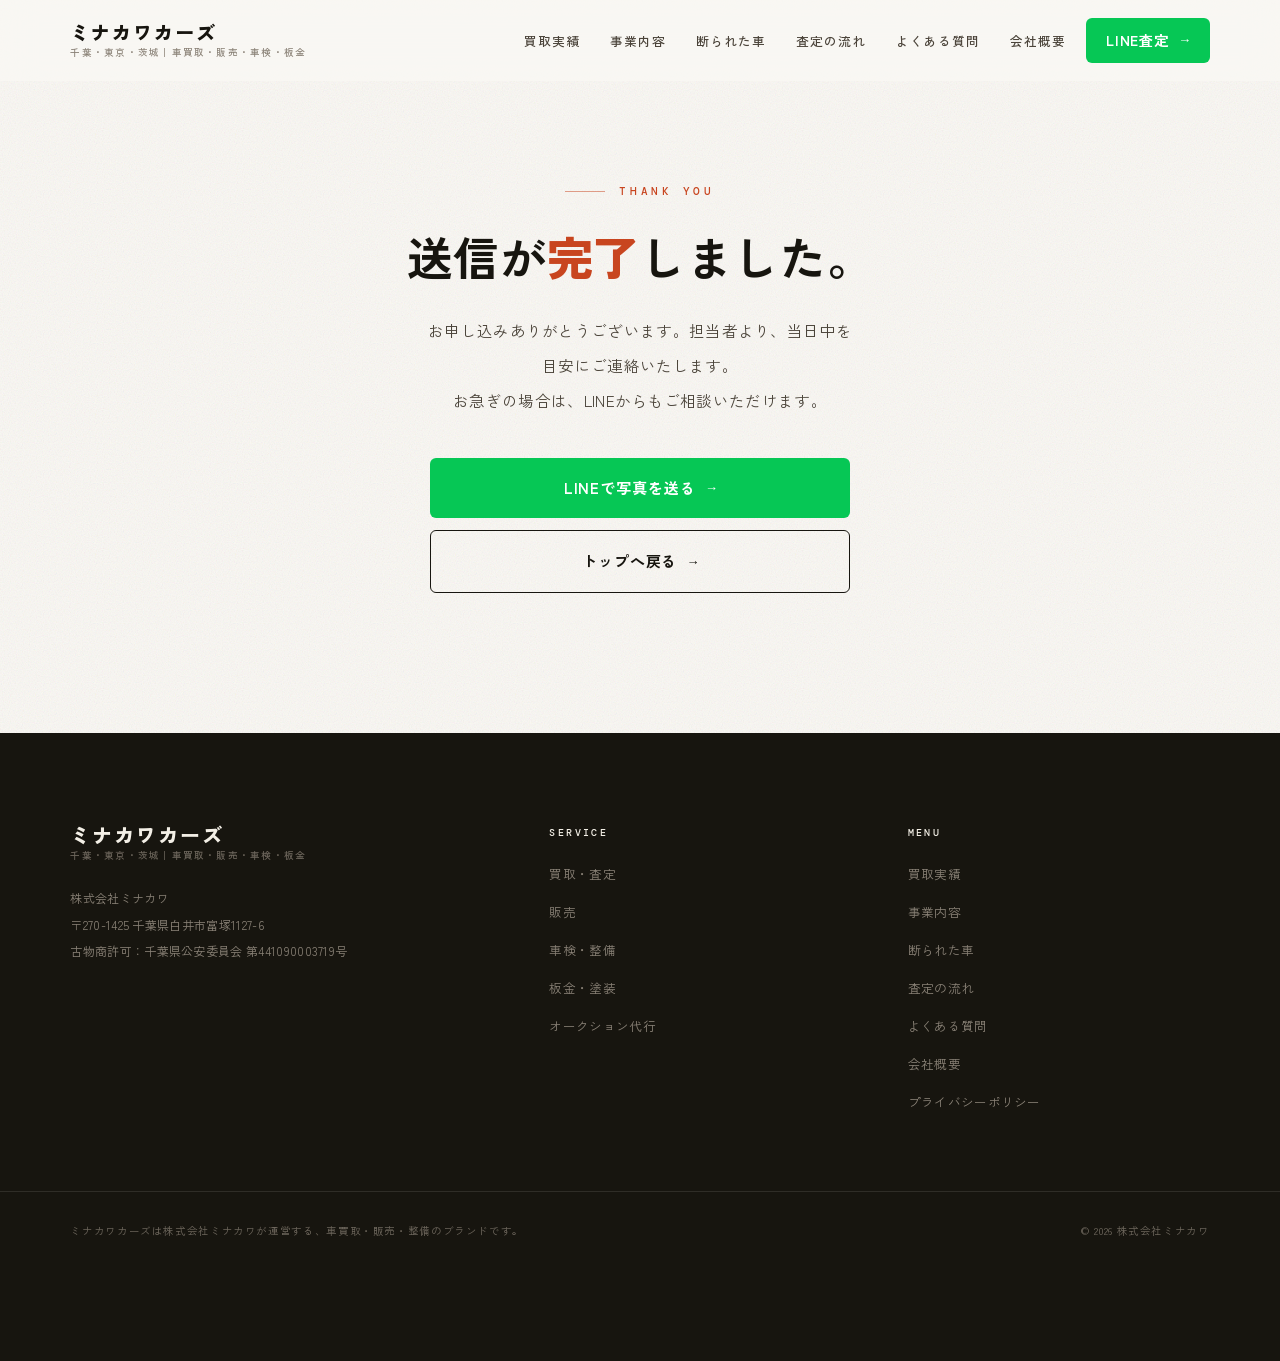
<file: thanks.html>
<!doctype html>
<html lang="ja">
<head>
<meta charset="utf-8">
<meta name="robots" content="noindex,nofollow">

<meta name="viewport" content="width=device-width,initial-scale=1,viewport-fit=cover">
<title>送信完了｜ミナカワカーズ</title>
<meta name="description" content="査定のお申し込みを受け付けました。">
<meta property="og:type" content="website">
<meta property="og:site_name" content="ミナカワカーズ">
<meta property="og:title" content="送信完了｜ミナカワカーズ">
<meta property="og:description" content="査定のお申し込みを受け付けました。">
<meta property="og:url" content="https://minakawa-inc.co.jp/car/thanks.html">
<meta property="og:image" content="https://minakawa-inc.co.jp/car/ogp.jpg">
<meta name="twitter:card" content="summary_large_image">
<meta name="theme-color" content="#141210">
<link rel="icon" href="favicon.svg" type="image/svg+xml">
<link rel="apple-touch-icon" href="apple-touch-icon.png">
<link rel="preconnect" href="https://fonts.googleapis.com">
<link rel="preconnect" href="https://fonts.gstatic.com" crossorigin>
<link href="https://fonts.googleapis.com/css2?family=Zen+Kaku+Gothic+New:wght@400;700;900&family=DM+Mono:wght@400;500&display=swap" rel="stylesheet">
<link rel="stylesheet" href="mc2.css">
<script async src="https://www.googletagmanager.com/gtag/js?id=G-J0VJDE7NXK"></script>
<script>
  window.dataLayer=window.dataLayer||[];
  function gtag(){dataLayer.push(arguments);}
  gtag('js',new Date());gtag('config','G-J0VJDE7NXK');
</script>

</head>
<body>
<header class="hd" id="hd">
  <div class="in">
    <a class="brand" href="./"><b>ミナカワカーズ</b><span>千葉・東京・茨城｜車買取・販売・車検・板金</span></a>
    <nav class="nav"><a href="#works">買取実績</a><a href="#service">事業内容</a><a href="#hard">断られた車</a><a href="#flow">査定の流れ</a><a href="#faq">よくある質問</a><a href="#company">会社概要</a></nav>
    <a class="btn btn--line btn--sm" href="https://lin.ee/66TMCBe" target="_blank" rel="noopener" style="padding:12px 20px;font-size:14px">LINE査定</a>
    <button class="burger" id="burger" aria-label="メニュー" aria-expanded="false"><i></i><i></i><i></i></button>
  </div>
</header>
<div class="mnav" id="mnav">
  <a href="#works" data-close>買取実績<span>WORKS</span></a><a href="#service" data-close>事業内容<span>SERVICE</span></a><a href="#hard" data-close>断られた車<span>DIFFICULT</span></a><a href="#flow" data-close>査定の流れ<span>FLOW</span></a><a href="#faq" data-close>よくある質問<span>FAQ</span></a><a href="#company" data-close>会社概要<span>COMPANY</span></a>
  <div class="mnav-cta">
    <a class="btn btn--wide" href="#assess" data-close>無料査定を申し込む</a>
    <a class="btn btn--line btn--wide" href="https://lin.ee/66TMCBe" target="_blank" rel="noopener">LINEで写真を送る</a>
  </div>
</div>
<section class="sec" style="padding-top:170px;min-height:68vh">
  <div class="wrap" style="max-width:760px;text-align:center">
    <span class="eyebrow" style="justify-content:center">Thank you</span>
    <h1 class="h2">送信が<em>完了</em>しました。</h1>
    <p class="lead" style="margin-left:auto;margin-right:auto">
      お申し込みありがとうございます。担当者より、当日中を目安にご連絡いたします。<br>
      お急ぎの場合は、LINEからもご相談いただけます。</p>
    <div style="display:grid;gap:12px;max-width:420px;margin:40px auto 0">
      <a class="btn btn--line btn--wide" href="https://lin.ee/66TMCBe" target="_blank" rel="noopener">LINEで写真を送る</a>
      <a class="btn btn--ghost btn--wide" href="./">トップへ戻る</a>
    </div>
  </div>
</section>
<footer class="ft">
  <div class="wrap in">
    <div>
      <a class="brand" href="./"><b>ミナカワカーズ</b><span>千葉・東京・茨城｜車買取・販売・車検・板金</span></a>
      <address>株式会社ミナカワ<br>〒270-1425 千葉県白井市富塚1127-6<br>古物商許可：千葉県公安委員会 第441090003719号</address>
    </div>
    <div><h5>Service</h5><ul><li><a href="#kaitori">買取・査定</a></li><li><a href="#hanbai">販売</a></li><li><a href="#shaken">車検・整備</a></li><li><a href="#bankin">板金・塗装</a></li><li><a href="#auction">オークション代行</a></li></ul></div>
    <div><h5>Menu</h5><ul><li><a href="#works">買取実績</a></li><li><a href="#service">事業内容</a></li><li><a href="#hard">断られた車</a></li><li><a href="#flow">査定の流れ</a></li><li><a href="#faq">よくある質問</a></li><li><a href="#company">会社概要</a></li><li><a href="privacy/">プライバシーポリシー</a></li></ul></div>
  </div>
  <div class="wrap ft-btm">
    <span>ミナカワカーズは株式会社ミナカワが運営する、車買取・販売・整備のブランドです。</span>
    <span>&copy; <span id="yr">2026</span> 株式会社ミナカワ</span>
  </div>
</footer>
<div class="sticky">
  <div class="in in--2">
    <a class="p" href="#assess">無料査定を申し込む</a>
    <a class="l" href="https://lin.ee/66TMCBe" target="_blank" rel="noopener">LINEで送る</a>
  </div>
</div>
<script src="mc2.js" defer></script>

<script>
/* 確認用デモ：バックエンドが無いため送信を止める */
document.addEventListener('submit', function (e) {
  var f = e.target;
  if (f && f.id === 'sateiForm') {
    e.preventDefault();
    alert('こちらは確認用のデモサイトです。\nフォーム送信は本番サイトでのみ動作します。');
  }
}, true);
</script>
</body></html>
</file>
<file: mc2.css>
/* ============================================================
   ミナカワカーズ v2 — Core（紙地・エディトリアル）
   ※ レスポンシブ指定は必ずファイル末尾にまとめる
   ============================================================ */
*,*::before,*::after{box-sizing:border-box}
html{-webkit-text-size-adjust:100%;scroll-behavior:smooth}
body{margin:0}
img,video{max-width:100%;height:auto;display:block}
button,input,select,textarea{font:inherit;color:inherit}
a{color:inherit}

:root{
  --paper:#FAF8F4;
  --paper-2:#F2EEE6;
  --paper-3:#E8E2D6;
  --ink:#17150F;
  --ink-2:#4B443A;
  --ink-3:#8A8277;
  --ink-4:#B5ADA1;
  --hair:#E0D9CB;        /* 細い罫線 */
  --vm:#C8451F;
  --vm-2:#A8360F;
  --vm-soft:#F7E9E2;
  --line-g:#06c755;

  --font:"Zen Kaku Gothic New",-apple-system,BlinkMacSystemFont,"Hiragino Sans","Noto Sans JP",sans-serif;
  --mono:"DM Mono",ui-monospace,SFMono-Regular,Menlo,monospace;
  --r:6px;               /* 角は控えめに。四角いほど紙面に近い */
  --r-lg:10px;
  --gut:clamp(22px,5.5vw,76px);
  --maxw:1280px;
}

body{
  font-family:var(--font);
  color:var(--ink);
  background:var(--paper);
  font-size:15.5px;
  font-weight:400;
  line-height:2.0;
  letter-spacing:.02em;
  font-feature-settings:"palt" 1;
  word-break:auto-phrase;
  line-break:strict;
  overflow-wrap:anywhere;
}
/* 紙の粒子。うっすら乗せるだけで平板さが消える */
body::before{
  content:"";position:fixed;inset:0;z-index:1;pointer-events:none;opacity:.28;
  background-image:url("data:image/svg+xml,%3Csvg xmlns='http://www.w3.org/2000/svg' width='140' height='140'%3E%3Cfilter id='n'%3E%3CfeTurbulence type='fractalNoise' baseFrequency='.85' numOctaves='3'/%3E%3C/filter%3E%3Crect width='140' height='140' filter='url(%23n)' opacity='.5'/%3E%3C/svg%3E");
  mix-blend-mode:multiply;
}
.nb{white-space:nowrap}
.wrap{max-width:var(--maxw);margin:0 auto;padding:0 var(--gut);position:relative;z-index:2}
.sec{padding:clamp(88px,11vw,164px) 0;position:relative;z-index:2}
.sec--dark{background:var(--ink);color:#EFEAE0}
.sec--cream{background:var(--paper-2)}
.sec+.sec:not(.sec--dark):not(.sec--cream){border-top:1px solid var(--hair)}

/* ---------- 見出し ---------- */
.eyebrow{
  display:inline-flex;align-items:center;gap:14px;
  font-family:var(--mono);font-size:10.5px;letter-spacing:.34em;text-transform:uppercase;
  color:var(--vm);font-weight:500;
}
.eyebrow::before{content:"";width:40px;height:1px;background:var(--vm);opacity:.5}
.h2{
  font-size:clamp(26px,3.9vw,46px);line-height:1.5;font-weight:700;
  letter-spacing:.015em;margin:20px 0 0;text-wrap:balance;
}
.h2 em{font-style:normal;color:var(--vm);font-weight:900}
.h2 strong{font-weight:900}
.sec--dark .h2 em{color:#F08A64}
.lead{
  margin:22px 0 0;font-size:clamp(14px,1.45vw,15.5px);line-height:2.25;color:var(--ink-2);
  max-width:56ch;text-wrap:pretty;font-weight:400;
}
.sec--dark .lead{color:#B3AA9D}
.sec-head{margin-bottom:clamp(44px,6vw,80px)}
.sec-head--c{text-align:center}
.sec-head--c .lead{margin-left:auto;margin-right:auto}
.sec-head--c .eyebrow::before{display:none}

/* ---------- ボタン ---------- */
.btn{
  --bg:var(--vm);--fg:#fff;
  display:inline-flex;align-items:center;justify-content:center;gap:12px;
  padding:19px 34px;border-radius:var(--r);background:var(--bg);color:var(--fg);
  font-weight:700;font-size:15px;letter-spacing:.06em;text-decoration:none;border:0;cursor:pointer;
  transition:background .25s ease, color .25s ease, border-color .25s ease, transform .25s ease;
  line-height:1.5;position:relative;
}
.btn::after{content:"→";font-family:var(--mono);font-size:13px;transition:transform .25s ease}
.btn:hover{background:var(--vm-2)}
.btn:hover::after{transform:translateX(4px)}
.btn--line{--bg:var(--line-g)}
.btn--line:hover{background:#05ad4b}
.btn--ghost{--bg:transparent;--fg:var(--ink);border:1px solid var(--ink);}
.btn--ghost:hover{background:var(--ink);color:var(--paper)}
.sec--dark .btn--ghost{--fg:#EFEAE0;border-color:rgba(255,255,255,.4)}
.sec--dark .btn--ghost:hover{background:#EFEAE0;color:var(--ink)}
.btn--lg{padding:22px 42px;font-size:15.5px}
.btn--wide{width:100%}

/* ---------- ヘッダー ---------- */
.hd{
  position:fixed;inset:0 0 auto;z-index:90;
  background:rgba(250,248,244,.72);backdrop-filter:blur(16px) saturate(1.1);
  border-bottom:1px solid transparent;transition:border-color .4s, background .4s;
}
.hd.is-stuck{border-bottom-color:var(--hair);background:rgba(250,248,244,.94)}
.hd .in{display:flex;align-items:center;gap:20px;height:80px;max-width:var(--maxw);margin:0 auto;padding:0 var(--gut)}
.brand{display:flex;flex-direction:column;line-height:1.2;text-decoration:none;margin-right:auto}
.brand b{font-size:19px;font-weight:900;letter-spacing:.1em}
.brand span{font-size:9.5px;color:var(--ink-3);font-weight:500;letter-spacing:.13em;margin-top:3px}
.nav{display:flex;gap:30px}
.nav a{font-size:12.5px;font-weight:500;letter-spacing:.08em;text-decoration:none;color:var(--ink-2);position:relative;padding:5px 0;transition:color .25s}
.nav a::after{content:"";position:absolute;left:0;right:100%;bottom:0;height:1px;background:var(--vm);transition:right .3s cubic-bezier(.2,.8,.2,1)}
.nav a:hover{color:var(--ink)}
.nav a:hover::after{right:0}
.burger{display:none;width:46px;height:46px;border:1px solid var(--hair);border-radius:var(--r);background:transparent;position:relative;flex:none}
.burger i{position:absolute;left:14px;right:14px;height:1px;background:var(--ink);transition:.3s;}
.burger i:nth-child(1){top:17px}.burger i:nth-child(2){top:22.5px}.burger i:nth-child(3){top:28px}
.burger.on i:nth-child(1){top:22.5px;transform:rotate(45deg)}
.burger.on i:nth-child(2){opacity:0}
.burger.on i:nth-child(3){top:22.5px;transform:rotate(-45deg)}
.mnav{display:none;position:fixed;inset:80px 0 0;background:var(--paper);z-index:89;padding:24px var(--gut) 48px;overflow:auto}
.mnav.on{display:block}
.mnav a{display:flex;justify-content:space-between;align-items:baseline;padding:22px 0;border-bottom:1px solid var(--hair);text-decoration:none;font-weight:700;font-size:17px;letter-spacing:.04em}
.mnav a span{font-family:var(--mono);font-size:10px;color:var(--ink-4);letter-spacing:.2em}
.mnav .mnav-cta{display:grid;gap:10px;margin-top:32px}

/* ---------- ヒーロー ---------- */
.hero{
  position:relative;background:var(--paper);color:var(--ink);overflow:hidden;
  padding:calc(80px + clamp(44px,6vw,86px)) 0 clamp(52px,7vw,92px);
}
.hero::before{
  content:"";position:absolute;inset:0;pointer-events:none;
  background:
    radial-gradient(58% 48% at 92% 4%,rgba(200,69,31,.07),transparent 64%),
    radial-gradient(52% 44% at 0% 96%,rgba(23,21,15,.05),transparent 62%);
}
.hero .in{
  position:relative;z-index:2;max-width:var(--maxw);margin:0 auto;padding:0 var(--gut);
  display:grid;grid-template-columns:minmax(0,1.08fr) minmax(0,.92fr);
  gap:clamp(30px,4.4vw,72px);align-items:center;
}
.hero-tag{
  display:inline-flex;align-items:center;gap:14px;margin-bottom:34px;
  font-family:var(--mono);font-size:10.5px;letter-spacing:.26em;color:var(--ink-3);font-weight:500;
}
.hero-tag b{
  color:var(--ink);font-weight:500;letter-spacing:.26em;
  padding-right:14px;border-right:1px solid var(--hair);
}
.hero h1{
  font-size:clamp(32px,5.3vw,68px);line-height:1.26;font-weight:900;margin:0;
  letter-spacing:-.005em;text-wrap:balance;color:var(--ink);
}
.hero h1 .ferrari{color:var(--vm);white-space:nowrap}
.hero h1 .all{
  position:relative;display:inline-block;color:var(--paper);white-space:nowrap;
  padding:0 .16em;margin:0 .02em;
}
.hero h1 .all::before{
  content:"";position:absolute;inset:.1em 0 .14em;background:var(--ink);
  border-radius:2px;z-index:-1;
}
.hero p.sub{
  margin:32px 0 0;font-size:clamp(13.5px,1.35vw,15.5px);line-height:2.3;color:var(--ink-2);max-width:40ch;
}
.hero-cta{display:flex;flex-wrap:wrap;gap:12px;margin-top:40px}
.hero-note{margin-top:20px;font-size:11.5px;color:var(--ink-4);line-height:1.9;letter-spacing:.02em}
/* 0円の列は、箱ではなく縦罫で区切る */
.hero-trust{
  display:flex;flex-wrap:wrap;margin-top:34px;
  border-top:1px solid var(--hair);border-bottom:1px solid var(--hair);
}
.hero-trust span{
  font-size:11px;font-weight:500;color:var(--ink-2);letter-spacing:.1em;
  padding:14px 20px;border-right:1px solid var(--hair);
}
.hero-trust span:first-child{padding-left:0}
.hero-trust span:last-child{border-right:0}

/* 右：実車が縦に流れる3列 */
.hero-reel{
  position:relative;display:grid;grid-template-columns:repeat(3,1fr);gap:10px;
  height:clamp(420px,48vw,580px);
  -webkit-mask-image:linear-gradient(transparent,#000 14%,#000 86%,transparent);
          mask-image:linear-gradient(transparent,#000 14%,#000 86%,transparent);
}
.hero-reel .col{overflow:hidden;position:relative}
.hero-reel .run{display:flex;flex-direction:column;gap:10px;animation:reel 52s linear infinite;will-change:transform}
.hero-reel .col:nth-child(2) .run{animation-duration:68s;animation-direction:reverse}
.hero-reel .col:nth-child(3) .run{animation-duration:58s}
@keyframes reel{from{transform:translate3d(0,0,0)}to{transform:translate3d(0,-50%,0)}}
.hero-reel img{
  width:100%;aspect-ratio:4/5;object-fit:cover;border-radius:var(--r);
  filter:saturate(.94);
}
.hero:hover .hero-reel .run{animation-play-state:paused}

/* 数字は罫線だけで見せる */
.hero-stats{
  grid-column:1 / -1;display:grid;grid-template-columns:repeat(4,1fr);
  margin-top:clamp(48px,6vw,80px);border-top:1px solid var(--hair);
}
.hero-stats div{padding:28px 24px 4px;border-right:1px solid var(--hair)}
.hero-stats div:first-child{padding-left:0}
.hero-stats div:last-child{border-right:0}
.hero-stats b{
  display:block;font-family:var(--mono);font-size:clamp(26px,3.3vw,40px);font-weight:400;
  line-height:1;color:var(--ink);letter-spacing:-.02em;
}
.hero-stats b i{font-style:normal;font-size:.4em;margin-left:4px;color:var(--vm);letter-spacing:0}
.hero-stats span{display:block;font-size:10.5px;color:var(--ink-3);margin-top:14px;font-weight:500;letter-spacing:.1em}

/* ---------- 実績マーキー ---------- */
.marquee{padding:0 0 clamp(44px,5.5vw,72px);background:var(--paper);overflow:hidden}
.mq-row{display:flex;gap:10px;width:max-content;animation:mq 76s linear infinite}
.mq-row+.mq-row{margin-top:10px;animation-duration:92s;animation-direction:reverse}
.marquee:hover .mq-row{animation-play-state:paused}
@keyframes mq{from{transform:translate3d(0,0,0)}to{transform:translate3d(-50%,0,0)}}
.mq-card{position:relative;width:258px;aspect-ratio:4/3;border-radius:var(--r);overflow:hidden;flex:none;background:var(--paper-3)}
.mq-card img{width:100%;height:100%;object-fit:cover;filter:saturate(.94)}
.mq-card figcaption{
  position:absolute;left:0;right:0;bottom:0;padding:26px 12px 10px;
  background:linear-gradient(transparent,rgba(12,10,7,.78));
  color:#fff;font-size:11px;font-weight:500;letter-spacing:.04em;
}
.mq-card figcaption i{display:block;font-style:normal;font-size:9px;color:#F0B49C;font-weight:500;letter-spacing:.14em;margin-bottom:2px}

/* ---------- 買取実績ギャラリー ---------- */
.filters{display:flex;flex-wrap:wrap;gap:0;margin-bottom:44px;border-bottom:1px solid var(--hair)}
.filters button{
  padding:12px 20px;border:0;background:transparent;position:relative;
  font-size:12.5px;font-weight:500;letter-spacing:.06em;cursor:pointer;color:var(--ink-3);
  transition:color .25s;
}
.filters button::after{
  content:"";position:absolute;left:0;right:0;bottom:-1px;height:1px;background:var(--ink);
  transform:scaleX(0);transition:transform .3s cubic-bezier(.2,.8,.2,1);
}
.filters button:first-child{padding-left:0}
.filters button:hover{color:var(--ink)}
.filters button.on{color:var(--ink);font-weight:700}
.filters button.on::after{transform:scaleX(1)}

.gal{display:grid;grid-template-columns:repeat(4,1fr);gap:clamp(18px,2.2vw,32px) clamp(14px,1.6vw,22px)}
.gal figure{margin:0;display:block}
.gal figure .ph{overflow:hidden;border-radius:var(--r);background:var(--paper-3)}
.gal figure img{
  width:100%;aspect-ratio:4/3;object-fit:cover;filter:saturate(.94);
  transition:transform .7s cubic-bezier(.2,.8,.2,1), filter .5s;
}
.gal figure:hover img{transform:scale(1.045);filter:saturate(1.02)}
.gal figcaption{padding:14px 2px 0}
.gal .mk{font-family:var(--mono);font-size:9.5px;font-weight:500;color:var(--vm);letter-spacing:.16em;text-transform:uppercase}
.gal .nm{font-size:13.5px;font-weight:700;line-height:1.65;margin-top:5px;letter-spacing:.02em}
.gal .ct{font-size:11px;color:var(--ink-3);margin-top:4px;font-weight:400;letter-spacing:.04em}
.gal-more{text-align:center;margin-top:clamp(48px,5vw,76px)}

/* ---------- 事業（5本柱）：箱をやめ、罫線と番号で組む ---------- */
.svc{display:grid;grid-template-columns:repeat(2,1fr);gap:0;border-top:1px solid var(--hair)}
.svc-card{
  padding:clamp(34px,3.6vw,52px) clamp(22px,2.4vw,40px);
  border-bottom:1px solid var(--hair);border-right:1px solid var(--hair);
  position:relative;transition:background .4s ease;
}
.svc-card:nth-child(2n){border-right:0}
.svc-card:hover{background:rgba(23,21,15,.025)}
.svc-card:first-child{
  grid-column:1 / -1;background:var(--ink);color:#EFEAE0;border-right:0;border-bottom-color:var(--ink);
}
.svc-card:first-child:hover{background:var(--ink)}
.svc-card .no{font-family:var(--mono);font-size:10px;letter-spacing:.3em;color:var(--vm);font-weight:500}
.svc-card:first-child .no{color:#F08A64}
.svc-card h3{font-size:clamp(19px,2.1vw,26px);font-weight:700;margin:16px 0 0;line-height:1.5;letter-spacing:.03em}
.svc-card .en{font-family:var(--mono);font-size:9.5px;letter-spacing:.24em;color:var(--ink-4);margin-top:8px;text-transform:uppercase}
.svc-card:first-child .en{color:#8A8277}
.svc-card p{margin:18px 0 0;font-size:13.5px;line-height:2.15;color:var(--ink-2)}
.svc-card:first-child p{color:#B3AA9D;max-width:46ch}
.svc-card ul{list-style:none;padding:0;margin:24px 0 0;display:flex;flex-wrap:wrap;gap:0 18px}
.svc-card li{
  font-size:11px;font-weight:500;letter-spacing:.08em;color:var(--ink-3);position:relative;padding-left:13px;
}
.svc-card li::before{content:"";position:absolute;left:0;top:50%;width:4px;height:1px;background:var(--vm)}
.svc-card:first-child li{color:#9A9287}

/* ---------- 他社で断られた車 ---------- */
.hard{display:grid;grid-template-columns:repeat(4,1fr);gap:0;border-top:1px solid rgba(255,255,255,.14)}
.hard div{
  padding:30px 26px 34px;border-bottom:1px solid rgba(255,255,255,.14);
  border-right:1px solid rgba(255,255,255,.14);transition:background .4s;
}
.hard div:nth-child(4n){border-right:0}
.hard div:hover{background:rgba(255,255,255,.04)}
.hard h4{margin:0;font-size:14px;font-weight:700;line-height:1.65;letter-spacing:.04em;color:#F3EFE6}
.hard p{margin:12px 0 0;font-size:12.5px;line-height:2;color:#9A9287}

/* ---------- 強み ---------- */
.why{display:grid;grid-template-columns:repeat(3,1fr);gap:clamp(28px,3.4vw,56px)}
.why div{text-align:left;padding-top:28px;border-top:1px solid var(--ink)}
.why .ic{
  font-family:var(--mono);font-size:11px;letter-spacing:.24em;color:var(--vm);font-weight:500;
  margin-bottom:20px;display:block;
}
.why h4{margin:0;font-size:clamp(17px,1.9vw,22px);font-weight:700;line-height:1.6;letter-spacing:.02em}
.why p{margin:16px 0 0;font-size:13.5px;line-height:2.15;color:var(--ink-2)}

/* ---------- 流れ ---------- */
.flow{display:grid;grid-template-columns:repeat(4,1fr);gap:0;border-top:1px solid var(--hair)}
.flow div{padding:34px 26px 38px 0;border-right:1px solid var(--hair);position:relative}
.flow div:last-child{border-right:0}
.flow div::before{
  content:"";position:absolute;top:-1px;left:0;width:34px;height:1px;background:var(--vm);
}
.flow .n{font-family:var(--mono);font-size:10px;letter-spacing:.26em;color:var(--ink-4);font-weight:500}
.flow h4{margin:14px 0 0;font-size:16px;font-weight:700;letter-spacing:.03em}
.flow p{margin:12px 0 0;font-size:12.5px;line-height:2.05;color:var(--ink-2);padding-right:18px}

/* ---------- 必要書類 ---------- */
.docs{display:grid;grid-template-columns:repeat(3,1fr);gap:clamp(24px,3vw,48px)}
.docs div{border-top:1px solid var(--ink);padding-top:26px}
.docs h4{margin:0 0 20px;font-size:15px;font-weight:700;letter-spacing:.06em}
.docs ul{list-style:none;padding:0;margin:0}
.docs li{font-size:13px;padding:9px 0;border-bottom:1px dashed var(--hair);line-height:1.8;color:var(--ink-2)}
.docs li:last-child{border-bottom:0}

/* ---------- FAQ ---------- */
.faq{max-width:880px;margin:0 auto;border-top:1px solid var(--hair)}
.faq details{border-bottom:1px solid var(--hair)}
.faq summary{
  list-style:none;cursor:pointer;padding:26px 48px 26px 40px;position:relative;
  font-weight:700;font-size:15px;line-height:1.8;letter-spacing:.03em;transition:color .25s;
}
.faq summary:hover{color:var(--vm)}
.faq summary::-webkit-details-marker{display:none}
.faq summary::before{content:"Q";position:absolute;left:0;top:26px;color:var(--vm);font-family:var(--mono);font-weight:500;font-size:13px}
.faq summary::after{
  content:"";position:absolute;right:8px;top:36px;width:13px;height:1px;background:var(--ink-3);
}
.faq summary span.v{position:absolute;right:14px;top:30px;width:1px;height:13px;background:var(--ink-3);transition:transform .3s}
.faq details[open] summary span.v{transform:scaleY(0)}
.faq .a{padding:0 48px 30px 40px;font-size:13.5px;line-height:2.25;color:var(--ink-2)}

/* ---------- 査定フォーム ---------- */
.formwrap{
  background:var(--ink);color:#EFEAE0;border-radius:var(--r-lg);
  padding:clamp(34px,5vw,80px);
}
.formwrap .h2{color:#F3EFE6}
.formwrap .lead{color:#B3AA9D}
.form-grid{display:grid;grid-template-columns:repeat(2,1fr);gap:26px 22px;margin-top:44px}
.fld{display:flex;flex-direction:column;gap:9px}
.fld--full{grid-column:1 / -1}
.fld label{font-size:11px;font-weight:500;letter-spacing:.14em;display:flex;align-items:center;gap:10px;color:#A79F93}
.req{font-size:9px;color:var(--vm);letter-spacing:.14em;font-weight:500}
.opt{font-size:9px;color:#6E675D;letter-spacing:.14em;font-weight:500}
.fld input,.fld select,.fld textarea{
  background:transparent;border:0;border-bottom:1px solid rgba(255,255,255,.22);border-radius:0;
  padding:12px 2px;color:#F3EFE6;font-size:15.5px;width:100%;transition:border-color .3s;
}
.fld input::placeholder,.fld textarea::placeholder{color:#5F594F}
.fld input:focus,.fld select:focus,.fld textarea:focus{outline:none;border-bottom-color:var(--vm)}
.fld select{appearance:none;background-image:url("data:image/svg+xml;utf8,%3Csvg xmlns='http://www.w3.org/2000/svg' width='11' height='7'%3E%3Cpath d='M1 1l4.5 4.5L10 1' stroke='%23A79F93' stroke-width='1.3' fill='none' stroke-linecap='round'/%3E%3C/svg%3E");background-repeat:no-repeat;background-position:right 4px center;padding-right:30px}
.fld select option{background:#17150F;color:#F3EFE6}
.fld textarea{resize:vertical;min-height:104px;line-height:2}
.fld input[type=file]{font-size:12.5px;color:#A79F93;padding-top:16px}
.form-sub{margin-top:28px;font-size:11.5px;color:#7E776C;line-height:2}
.form-sub a{color:#D9A08A}
.form-act{margin-top:34px;display:grid;gap:10px;max-width:460px}
.form-or{text-align:center;font-size:10px;color:#5F594F;letter-spacing:.2em;margin:6px 0}

/* ---------- 会社概要 ---------- */
.co{display:grid;grid-template-columns:1.15fr .85fr;gap:clamp(32px,4.4vw,72px);align-items:start}
.co dl{margin:0;display:grid;grid-template-columns:auto 1fr;gap:0;border-top:1px solid var(--ink)}
.co dt,.co dd{padding:18px 0;border-bottom:1px solid var(--hair);margin:0;font-size:13.5px}
.co dt{font-weight:700;padding-right:36px;white-space:nowrap;color:var(--ink);letter-spacing:.06em}
.co dd{color:var(--ink-2);line-height:1.9}
.co-badge{border-top:1px solid var(--ink);padding-top:26px}
.co-badge b{display:block;font-family:var(--mono);font-size:10px;font-weight:500;color:var(--vm);letter-spacing:.2em;text-transform:uppercase}
.co-badge p{margin:14px 0 0;font-size:13px;line-height:2.15;color:var(--ink-2)}

/* ---------- フッター ---------- */
.ft{background:var(--ink);color:#8A8277;padding:clamp(64px,7vw,100px) 0 120px;font-size:12.5px;position:relative;z-index:2}
.ft .in{display:grid;grid-template-columns:1.4fr 1fr 1fr;gap:clamp(30px,4.4vw,64px)}
.ft .brand b{color:#F3EFE6;font-size:20px}
.ft .brand span{color:#6E675D}
.ft address{font-style:normal;margin-top:24px;line-height:2.2;font-size:12px}
.ft h5{color:#F3EFE6;font-size:10px;letter-spacing:.24em;margin:0 0 18px;font-family:var(--mono);font-weight:500;text-transform:uppercase}
.ft ul{list-style:none;padding:0;margin:0}
.ft li{margin-bottom:13px}
.ft a{text-decoration:none;transition:color .25s}
.ft a:hover{color:#F3EFE6}
.ft-btm{
  border-top:1px solid rgba(255,255,255,.1);margin-top:clamp(42px,5vw,68px);padding-top:28px;
  display:flex;flex-wrap:wrap;gap:12px 30px;justify-content:space-between;font-size:10.5px;color:#6E675D;letter-spacing:.06em;
}

/* ---------- 追従CTA ---------- */
.sticky{
  position:fixed;left:0;right:0;bottom:0;z-index:88;display:none;
  background:rgba(23,21,15,.96);backdrop-filter:blur(14px);
  padding:10px 12px calc(10px + env(safe-area-inset-bottom));
}
.sticky .in{display:grid;grid-template-columns:1fr 1fr 1fr;gap:8px;max-width:560px;margin:0 auto}
.sticky .in--2{grid-template-columns:1.3fr 1fr;gap:8px}
.sticky a{
  display:flex;align-items:center;justify-content:center;
  padding:15px 6px;border-radius:var(--r);text-decoration:none;font-size:12.5px;font-weight:700;
  letter-spacing:.06em;background:rgba(255,255,255,.1);color:#F3EFE6;line-height:1.4;
}
.sticky a.p{background:var(--vm);color:#fff}
.sticky a.l{background:var(--line-g);color:#fff}

/* ---------- 出現アニメーション ---------- */
[data-rv]{opacity:0;transform:translateY(22px);transition:opacity .9s cubic-bezier(.2,.8,.2,1),transform .9s cubic-bezier(.2,.8,.2,1)}
[data-rv].in{opacity:1;transform:none}
@media (prefers-reduced-motion:reduce){
  [data-rv]{opacity:1;transform:none;transition:none}
  .mq-row,.hero-reel .run{animation:none}
  html{scroll-behavior:auto}
}

/* ============================================================
   ART DIRECTION — 誌面としての演出
   ============================================================ */

/* ---------- 縦組みのセクション標 ---------- */
.sec{--label-color:var(--ink-4)}
.sec--dark{--label-color:rgba(255,255,255,.3)}
.vlabel{
  position:absolute;top:clamp(88px,11vw,164px);left:max(14px,calc((100vw - var(--maxw))/2 - 34px));
  writing-mode:vertical-rl;text-orientation:mixed;
  font-family:var(--mono);font-size:10px;letter-spacing:.42em;text-transform:uppercase;
  color:var(--label-color);font-weight:500;z-index:3;pointer-events:none;
  display:flex;align-items:center;gap:16px;height:auto;
}
.vlabel::after{content:"";width:1px;height:76px;background:currentColor;opacity:.5}

/* ---------- 背後の巨大数字 ---------- */
.sec{overflow:hidden}
.ghost{
  position:absolute;right:max(8px,calc((100vw - var(--maxw))/2));
  top:clamp(40px,5vw,78px);
  font-family:var(--mono);font-weight:400;
  font-size:clamp(130px,22vw,310px);line-height:.8;
  color:var(--ink);opacity:.035;letter-spacing:-.04em;
  pointer-events:none;user-select:none;z-index:0;
}
.sec--dark .ghost{color:#fff;opacity:.05}

/* ---------- 見出しを行ごとに立ち上げる ---------- */
.rise{display:block;overflow:hidden}
.rise>span{
  display:block;transform:translateY(105%);
  transition:transform 1.05s cubic-bezier(.19,1,.22,1);
}
.in-view .rise>span{transform:translateY(0)}
.in-view .rise:nth-child(2)>span{transition-delay:.09s}
.in-view .rise:nth-child(3)>span{transition-delay:.18s}

/* ---------- 写真をワイプで開く ---------- */
.reveal-img{clip-path:inset(0 0 100% 0);transition:clip-path 1.25s cubic-bezier(.19,1,.22,1)}
.in-view .reveal-img,.reveal-img.in{clip-path:inset(0 0 0 0)}

/* ---------- 全面ステートメント ---------- */
.statement{
  position:relative;background:var(--ink);color:var(--paper);
  padding:clamp(100px,13vw,200px) 0;overflow:hidden;z-index:2;
}
.statement .wrap{text-align:center}
.statement p{
  margin:0;font-size:clamp(26px,5.4vw,76px);line-height:1.5;font-weight:900;
  letter-spacing:.01em;text-wrap:balance;
}
.statement p em{font-style:normal;color:var(--vm)}
.statement .sig{
  margin-top:clamp(28px,3.4vw,48px);font-family:var(--mono);font-size:10.5px;
  letter-spacing:.34em;color:#6E675D;text-transform:uppercase;
}
.statement-bg{
  position:absolute;inset:0;display:grid;grid-template-columns:repeat(6,1fr);gap:6px;
  opacity:.12;z-index:0;filter:grayscale(1);
}
.statement-bg img{width:100%;height:100%;object-fit:cover}
.statement .wrap{position:relative;z-index:2}

/* ---------- ギャラリーに大小の変化を付ける ---------- */
.gal figure:nth-child(7n+1) .ph img{aspect-ratio:4/5}
.gal figure:nth-child(9n+5) .ph img{aspect-ratio:1/1}

/* ---------- ヒーローのリールを右端まで断ち落とす ---------- */
/* はみ出しは .hero 側で切る（body に横スクロールを出さないため） */
.hero{padding-right:0;overflow:hidden}
.hero .in{padding-right:0}
.hero-reel{margin-right:calc(-1 * max(0px,(100vw - var(--maxw))/2))}

/* ---------- 文字のホバー ---------- */
.gal figure:hover .nm{color:var(--vm)}
.gal .nm{transition:color .3s}

/* ---------- スクロール指示 ---------- */
.scroll-cue{
  position:absolute;left:var(--gut);bottom:clamp(22px,3vw,40px);z-index:3;
  font-family:var(--mono);font-size:9.5px;letter-spacing:.3em;color:var(--ink-4);
  display:flex;align-items:center;gap:12px;text-transform:uppercase;
}
.scroll-cue::after{
  content:"";width:52px;height:1px;background:var(--ink-4);transform-origin:left;
  animation:cue 2.4s cubic-bezier(.65,0,.35,1) infinite;
}
@keyframes cue{0%{transform:scaleX(0)}50%{transform:scaleX(1)}100%{transform:scaleX(0);transform-origin:right}}

@media (prefers-reduced-motion:reduce){
  .rise>span{transform:none;transition:none}
  .reveal-img{clip-path:none;transition:none}
  .scroll-cue::after{animation:none}
}

/* ============================================================
   RESPONSIVE — 必ずファイル末尾に置くこと
   ============================================================ */
.pc{display:inline}
.sp{display:none}

@media (max-width:1080px){
  .gal{grid-template-columns:repeat(3,1fr)}
  .hard{grid-template-columns:repeat(2,1fr)}
  .hard div:nth-child(4n){border-right:1px solid rgba(255,255,255,.14)}
  .hard div:nth-child(2n){border-right:0}
  .co{grid-template-columns:1fr}
}
@media (max-width:980px){
  .hero .in{grid-template-columns:1fr;gap:38px}
  .hero-reel{height:300px;grid-template-columns:repeat(4,1fr)}
  .hero-reel img{aspect-ratio:4/3}
}
@media (max-width:900px){
  .nav{display:none}
  .burger{display:block}
  .hd .btn--line{display:none}
  .svc{grid-template-columns:1fr}
  .svc-card{border-right:0}
  .flow{grid-template-columns:repeat(2,1fr)}
  .flow div:nth-child(2n){border-right:0}
  .docs{grid-template-columns:1fr}
  .why{grid-template-columns:1fr;gap:30px}
  .ft .in{grid-template-columns:1fr 1fr}
  .ft .brand{grid-column:1 / -1}
}
@media (max-width:1180px){
  /* 本文幅に余白がなくなるので、縦組みラベルは隠す */
  .vlabel{display:none}
}
@media (max-width:720px){
  .pc{display:none}
  .ghost{font-size:clamp(96px,30vw,150px);opacity:.03;top:26px;right:0}
  .statement-bg{grid-template-columns:repeat(3,1fr)}
  .scroll-cue{display:none}
  .hero-reel{margin-right:0}
  .sp{display:inline}
  body{font-size:15px;line-height:1.95}
  .sticky{display:block}
  .ft{padding-bottom:104px}
  .hd .in{height:66px;gap:12px}
  .brand b{font-size:17px}
  .brand span{font-size:9px;white-space:nowrap;overflow:hidden;text-overflow:ellipsis;max-width:62vw;display:block}
  .mnav{inset:66px 0 0}
  .hero{padding-top:calc(66px + 34px)}
  .hero-reel{height:216px;grid-template-columns:repeat(3,1fr);gap:8px}
  .hero-stats{grid-template-columns:repeat(2,1fr)}
  .hero-stats div{padding:22px 16px 4px;border-bottom:1px solid var(--hair)}
  .hero-stats div:nth-child(2n){border-right:0}
  .hero-stats div:nth-child(3){padding-left:0}
  .hero-cta{flex-direction:column;align-items:stretch}
  .hero-cta .btn{width:100%}
  /* 折り返すと縦罫が破綻するので、携帯は2列の格子にする */
  .hero-trust{display:grid;grid-template-columns:1fr 1fr}
  .hero-trust span{padding:13px 4px;font-size:10.5px;border-right:1px solid var(--hair);border-bottom:1px solid var(--hair)}
  .hero-trust span:nth-child(2n){border-right:0}
  .hero-trust span:nth-child(n+3){border-bottom:0}
  .hero-trust span:first-child{padding-left:4px}
  .gal{grid-template-columns:repeat(2,1fr);gap:20px 12px}
  .mq-card{width:188px}
  .form-grid{grid-template-columns:1fr;gap:22px}
  .formwrap{padding:30px 22px}
  .faq summary{padding:22px 40px 22px 32px;font-size:14px}
  .faq .a{padding:0 10px 24px 32px;font-size:13px}
  .co dl{grid-template-columns:1fr}
  .co dt{padding-bottom:2px;border-bottom:0}
  .co dd{padding-top:0}
  .filters{gap:0;overflow-x:auto;flex-wrap:nowrap;-webkit-overflow-scrolling:touch}
  .filters button{white-space:nowrap;padding:11px 15px;font-size:12px}
}
@media (max-width:480px){
  .hard{grid-template-columns:1fr}
  .hard div{border-right:0 !important}
  .flow{grid-template-columns:1fr}
  .flow div{border-right:0;padding:26px 0 30px;border-bottom:1px solid var(--hair)}
  .ft .in{grid-template-columns:1fr}
  .mq-card{width:158px}
}
</file>
